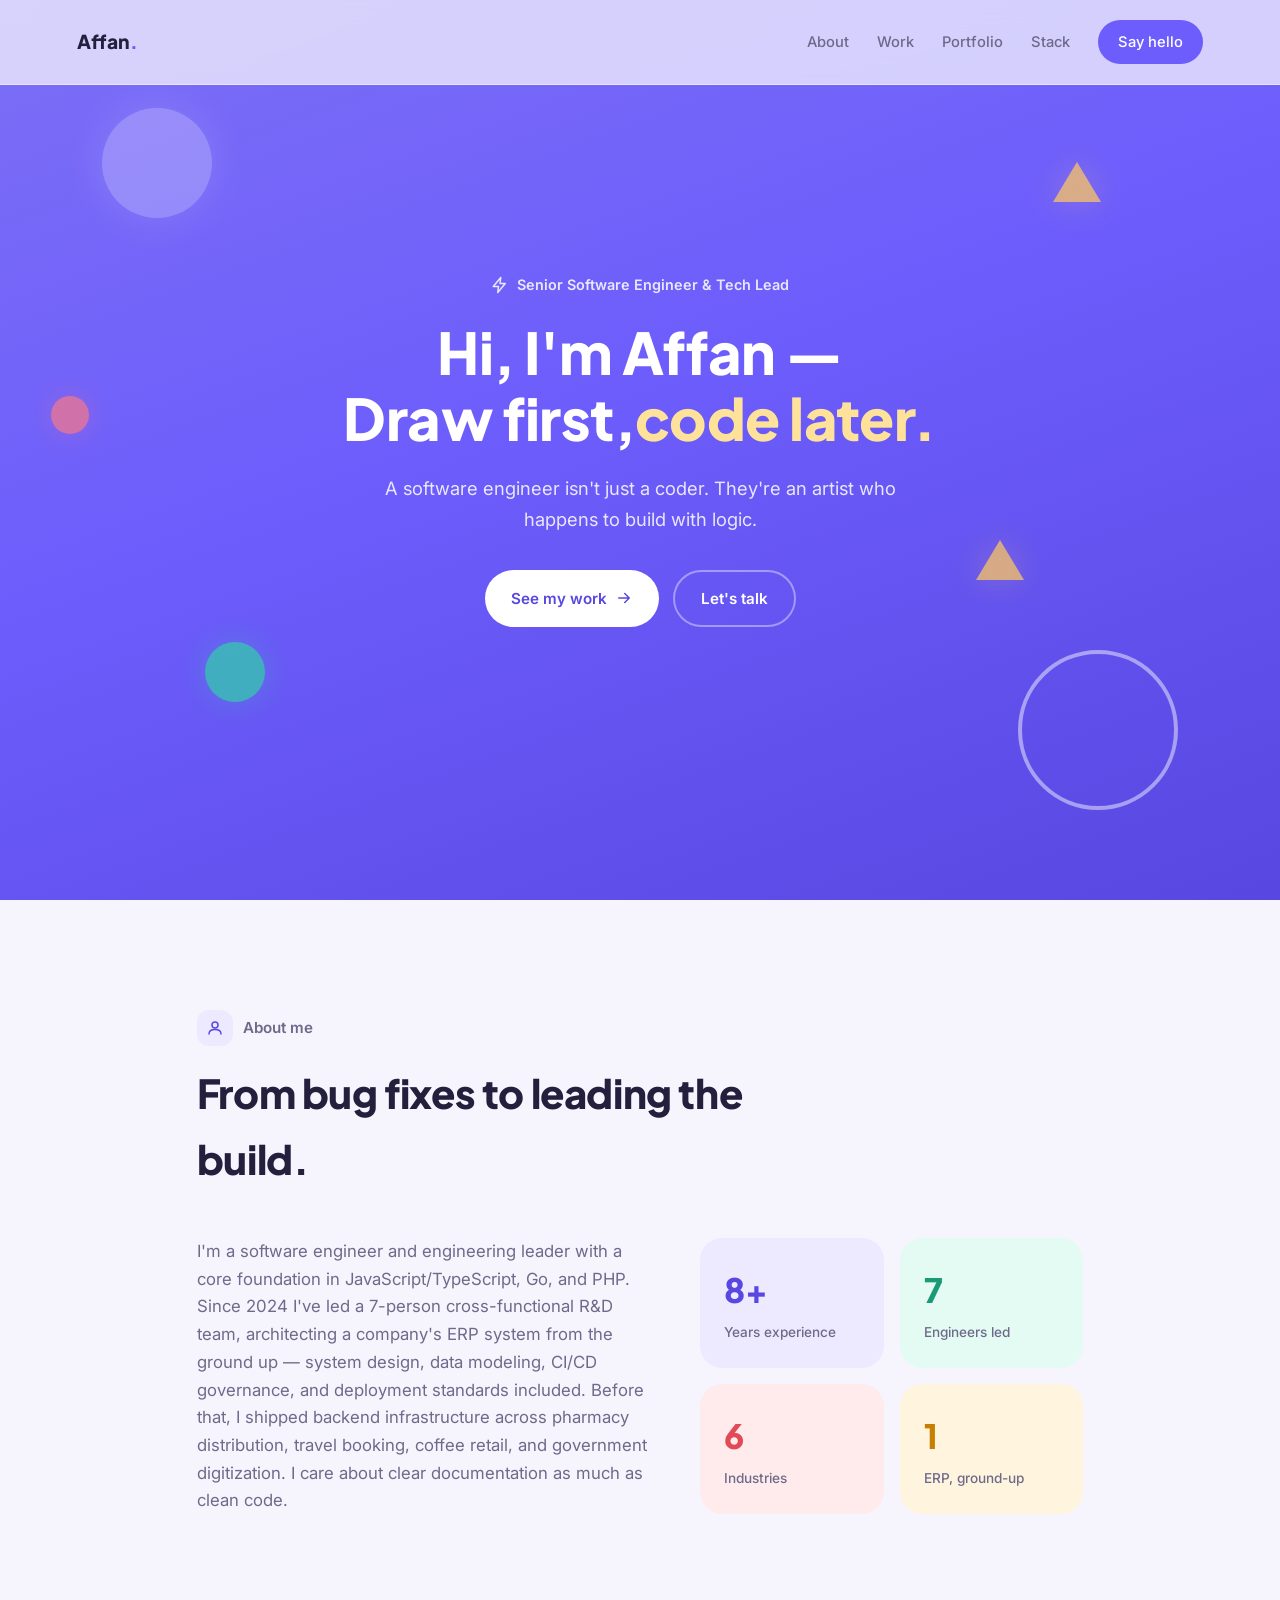
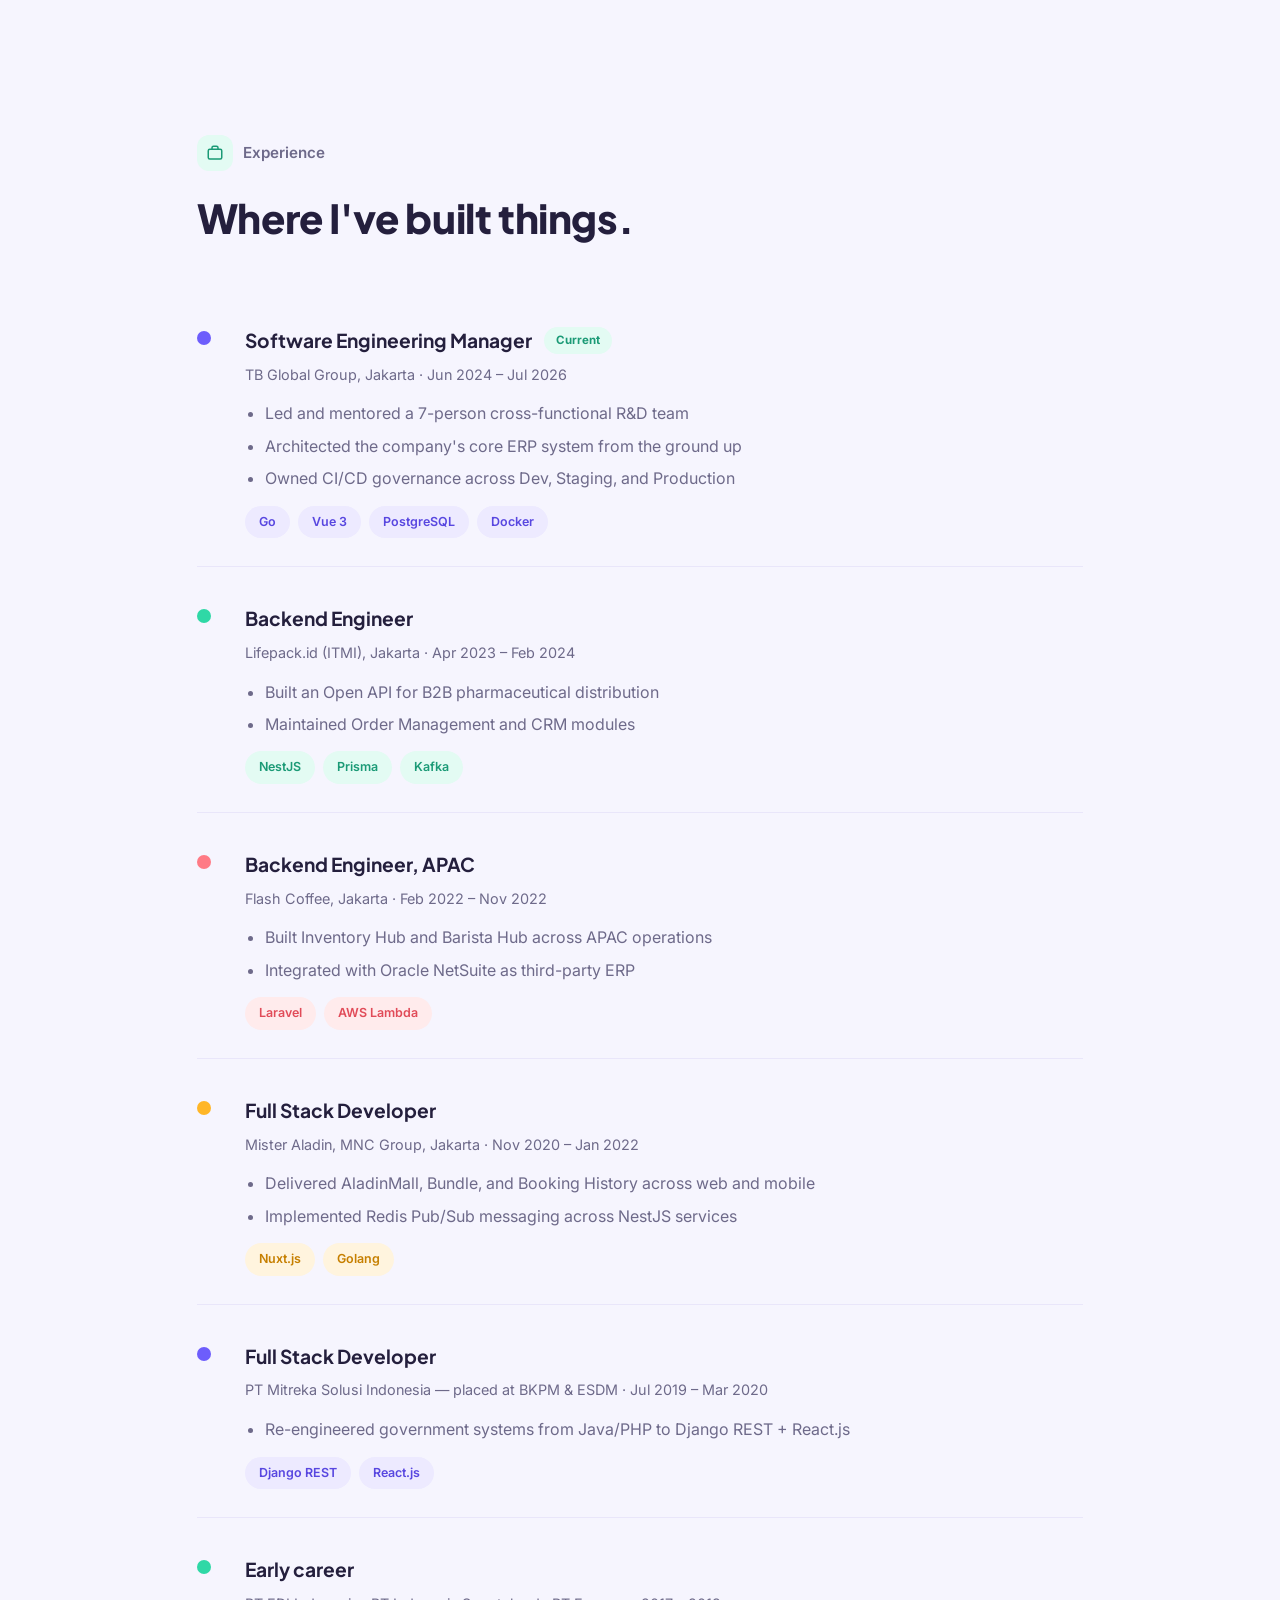
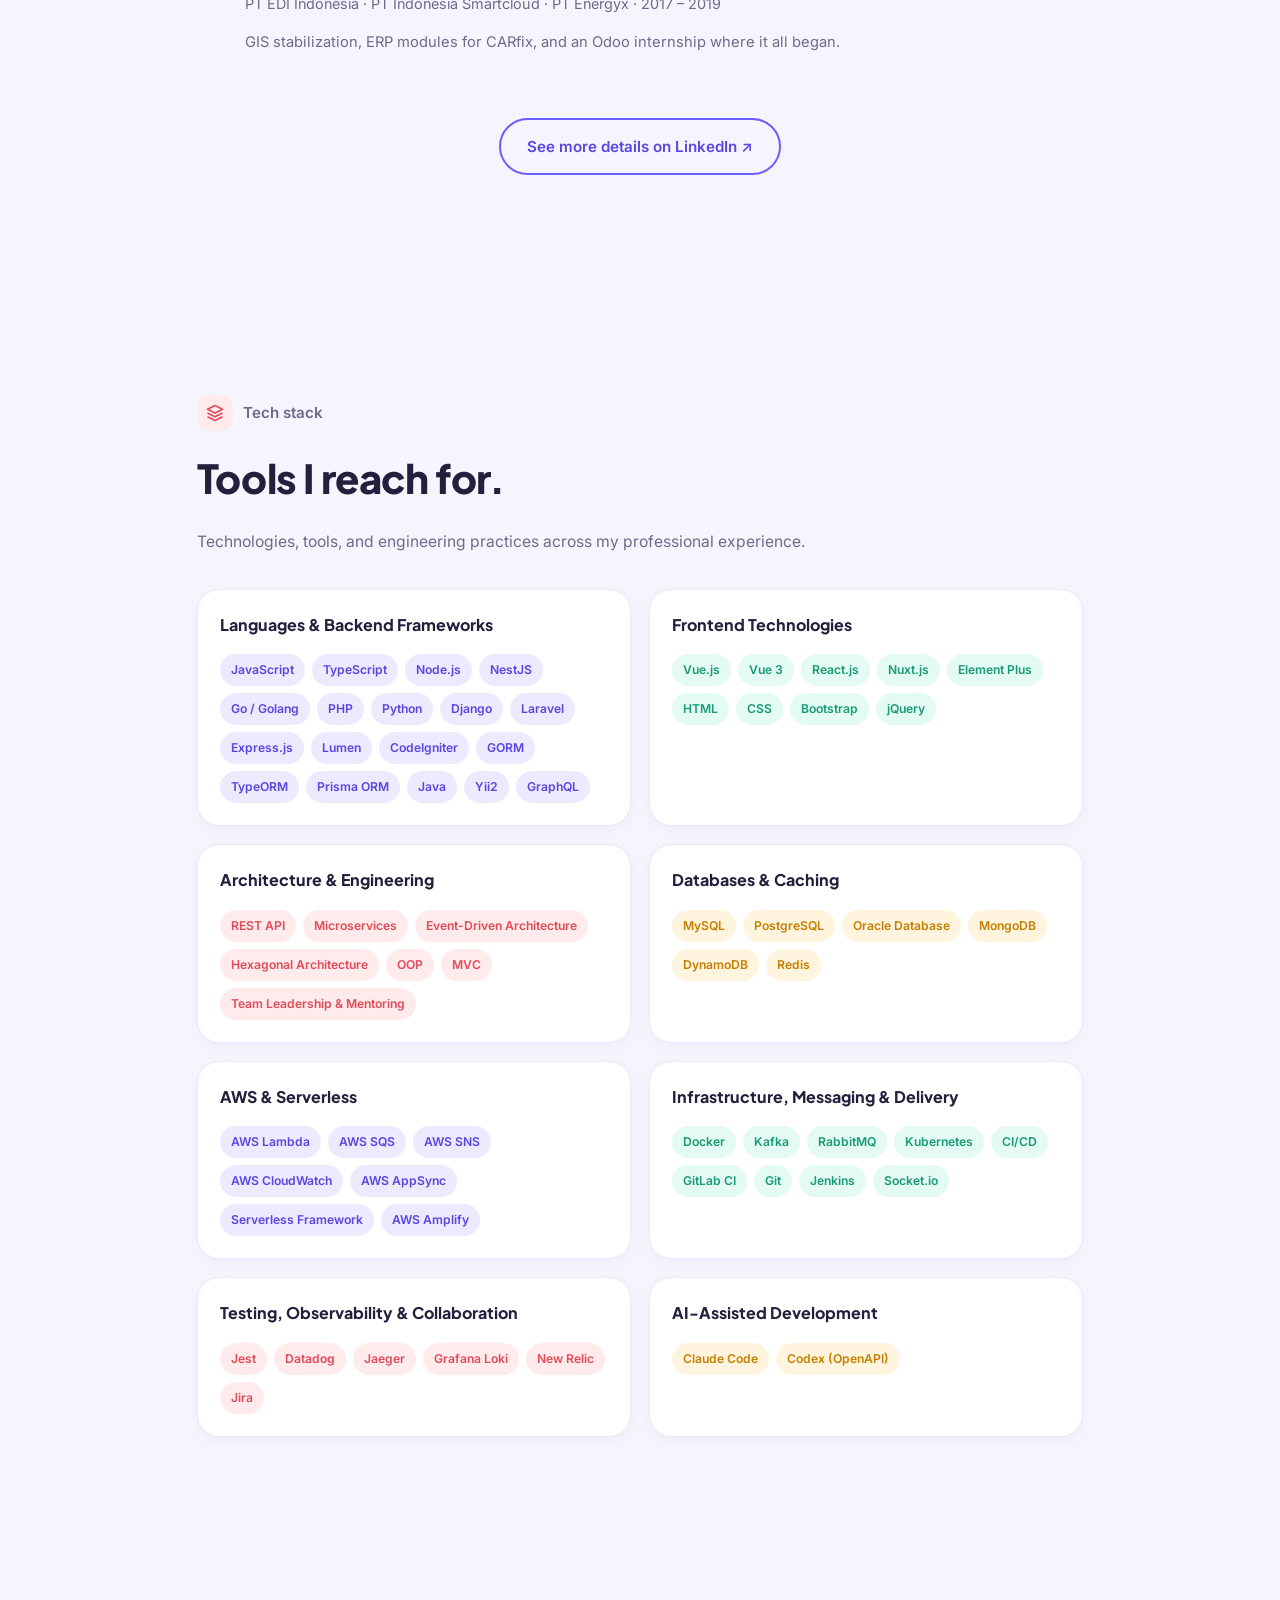
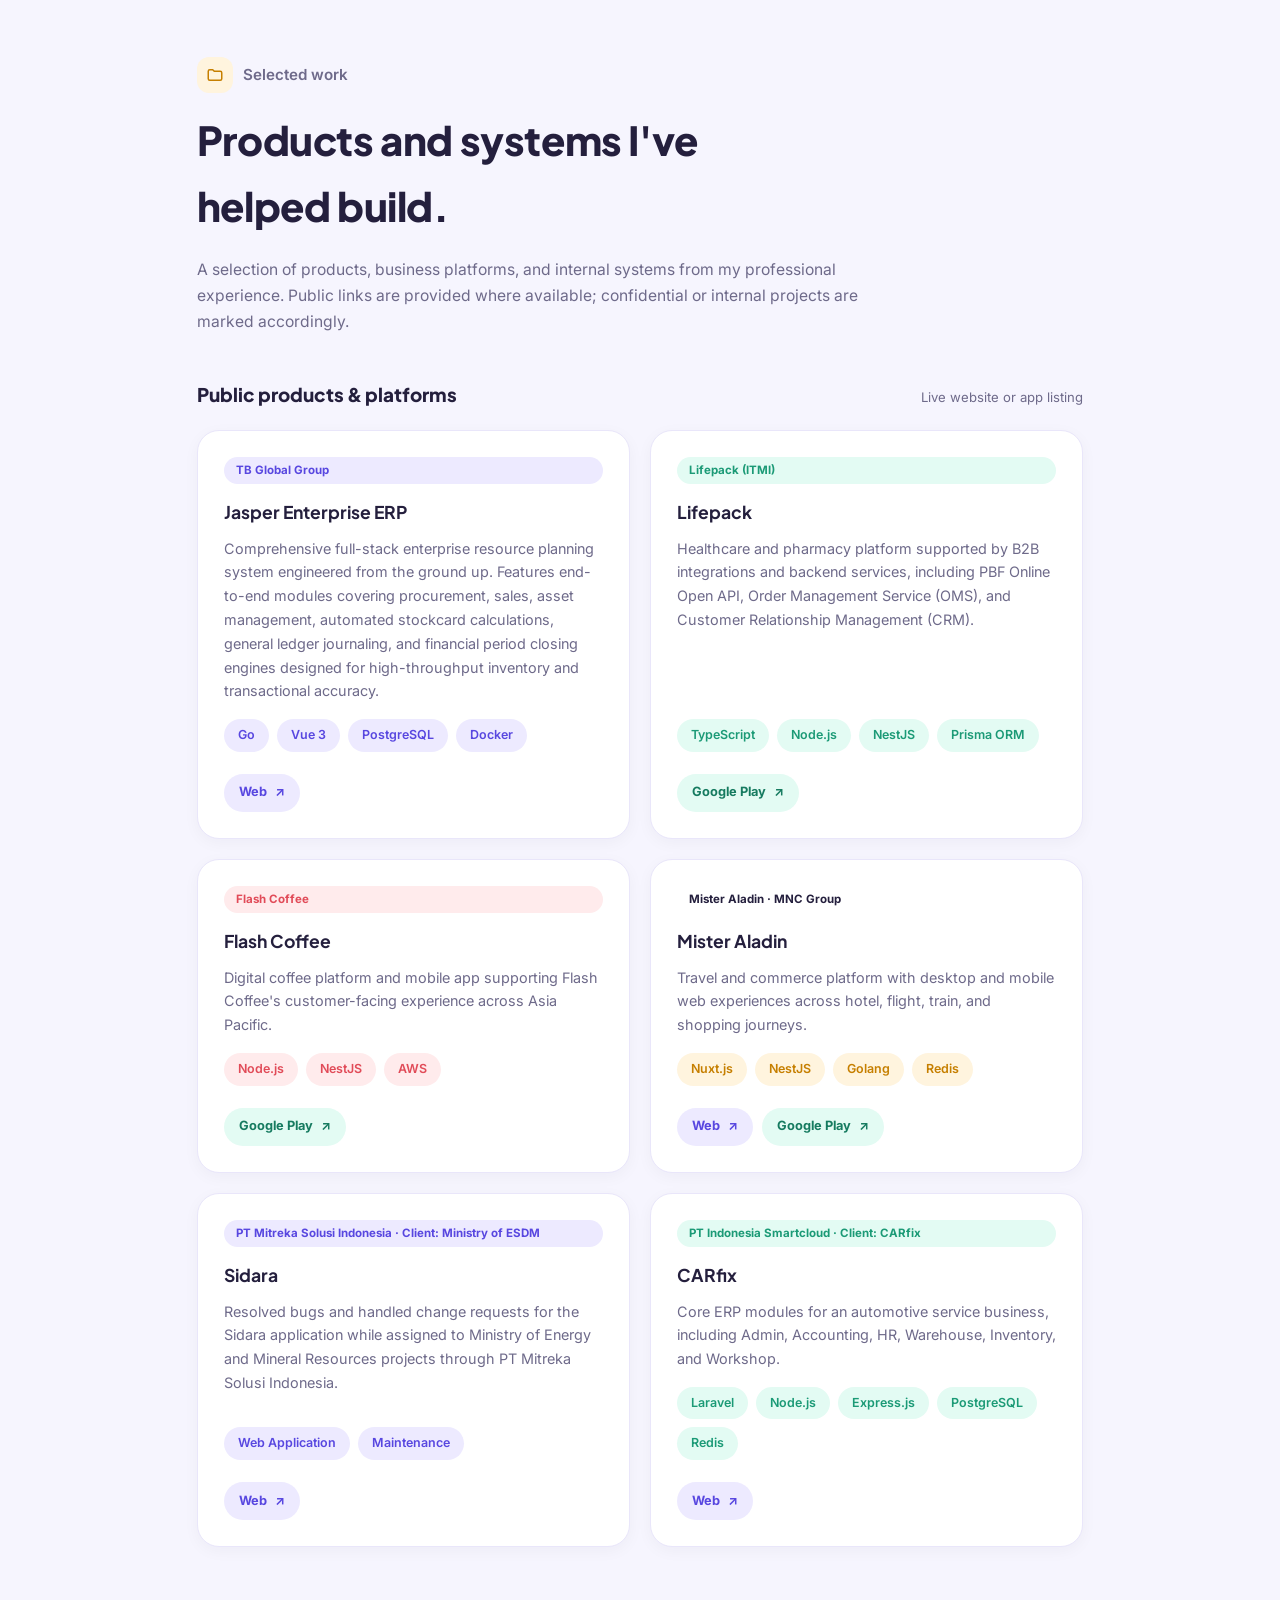
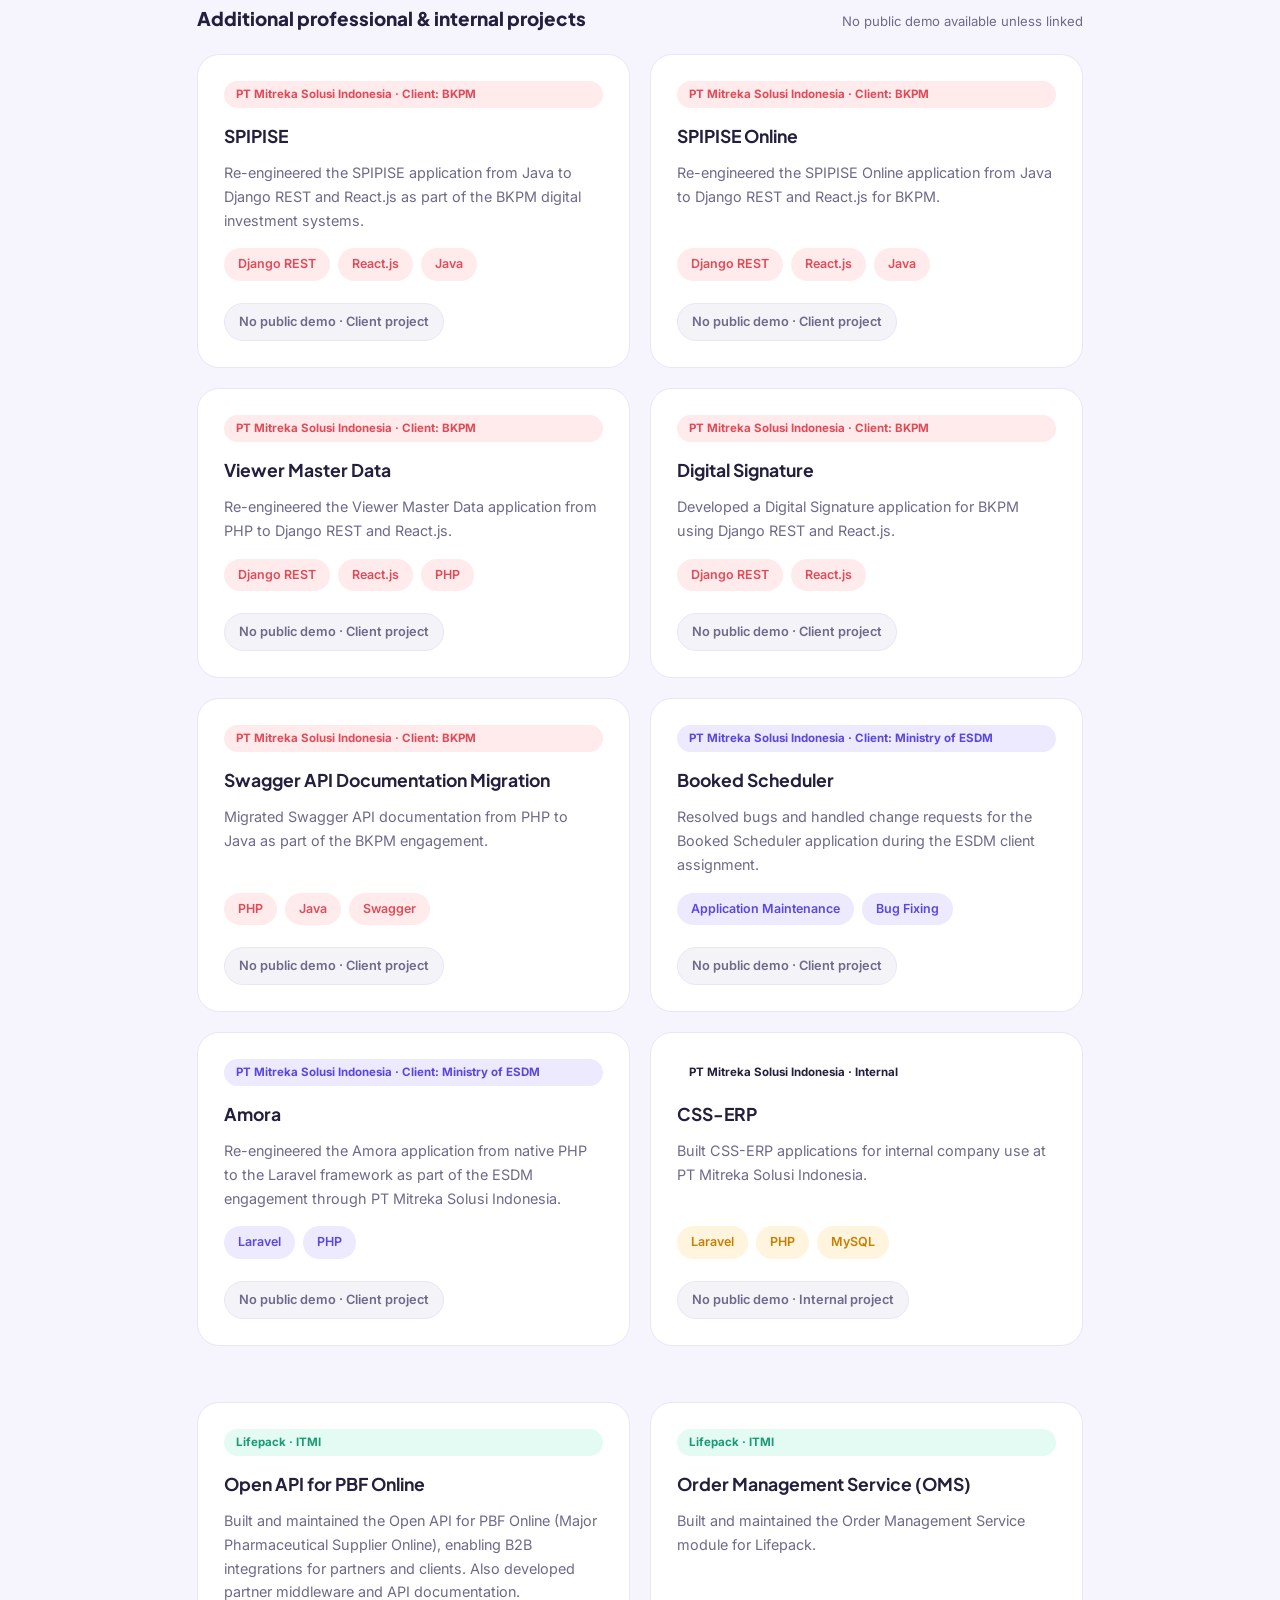
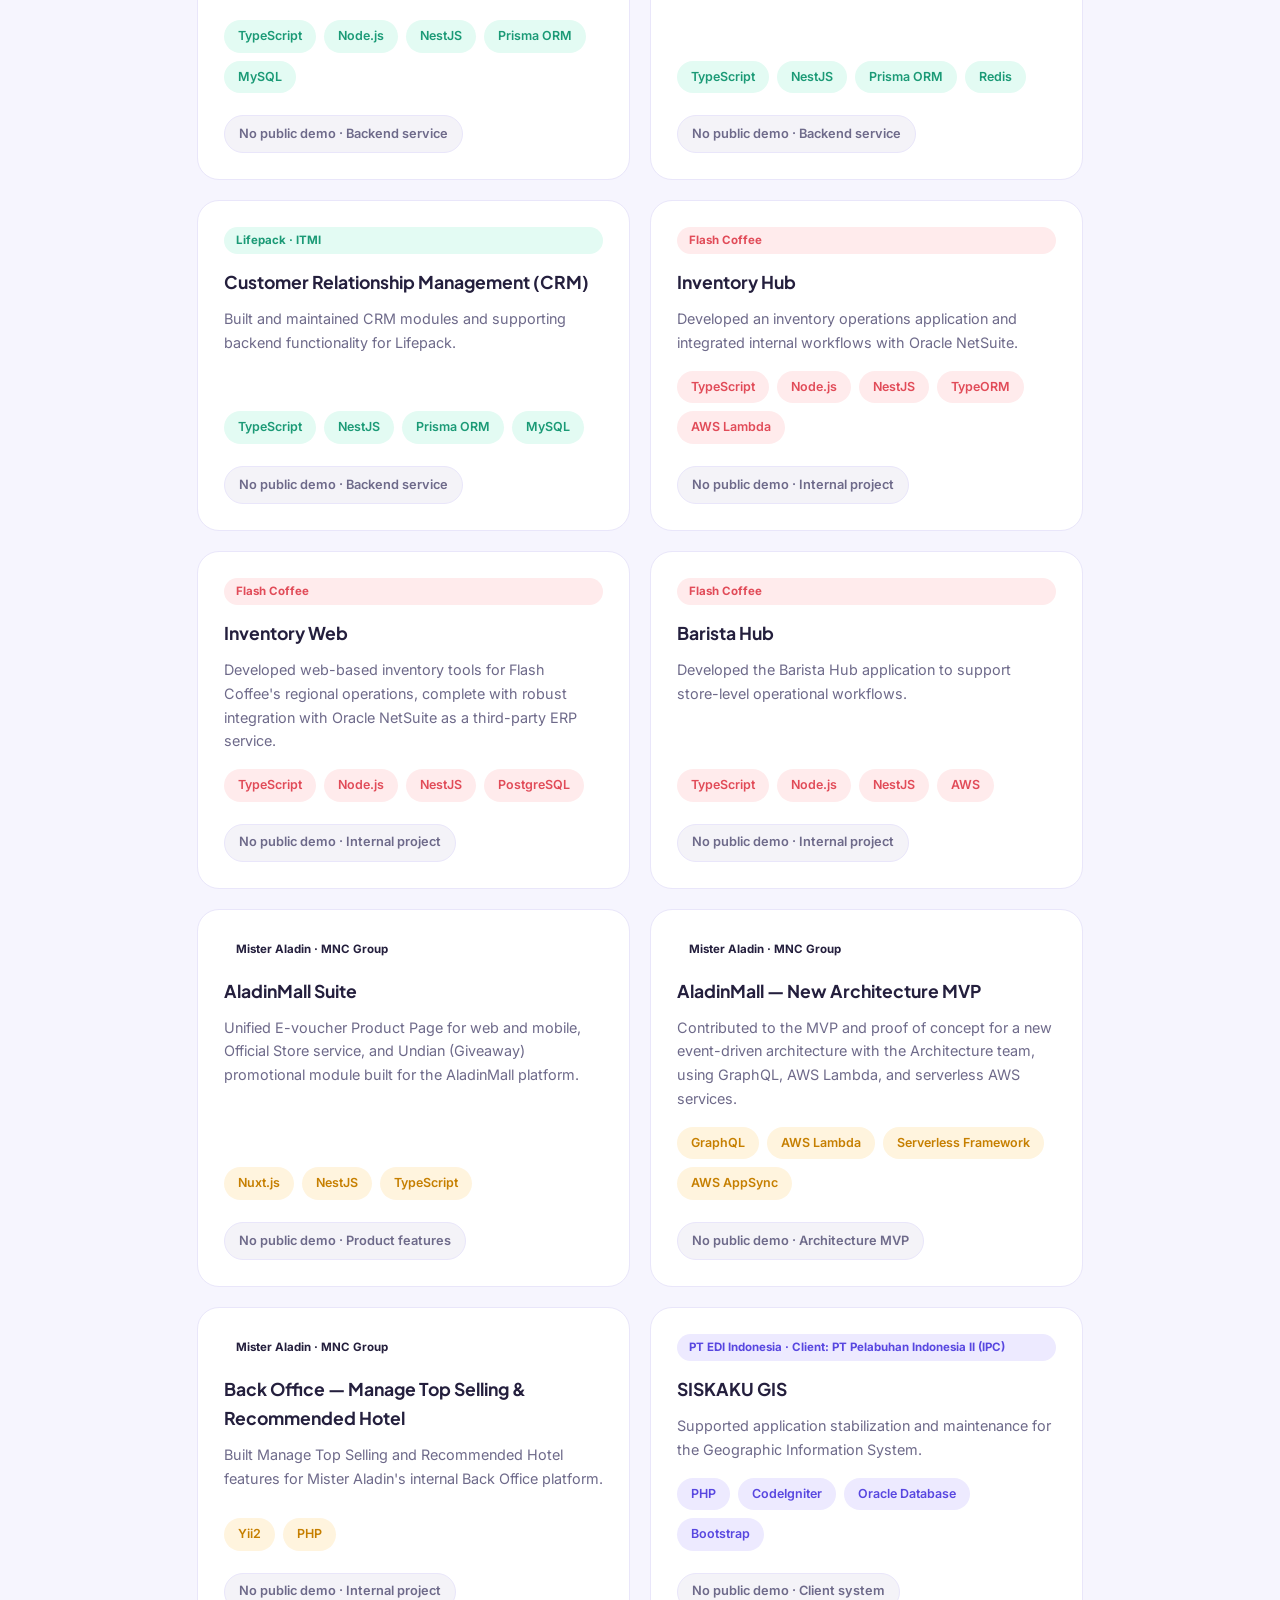
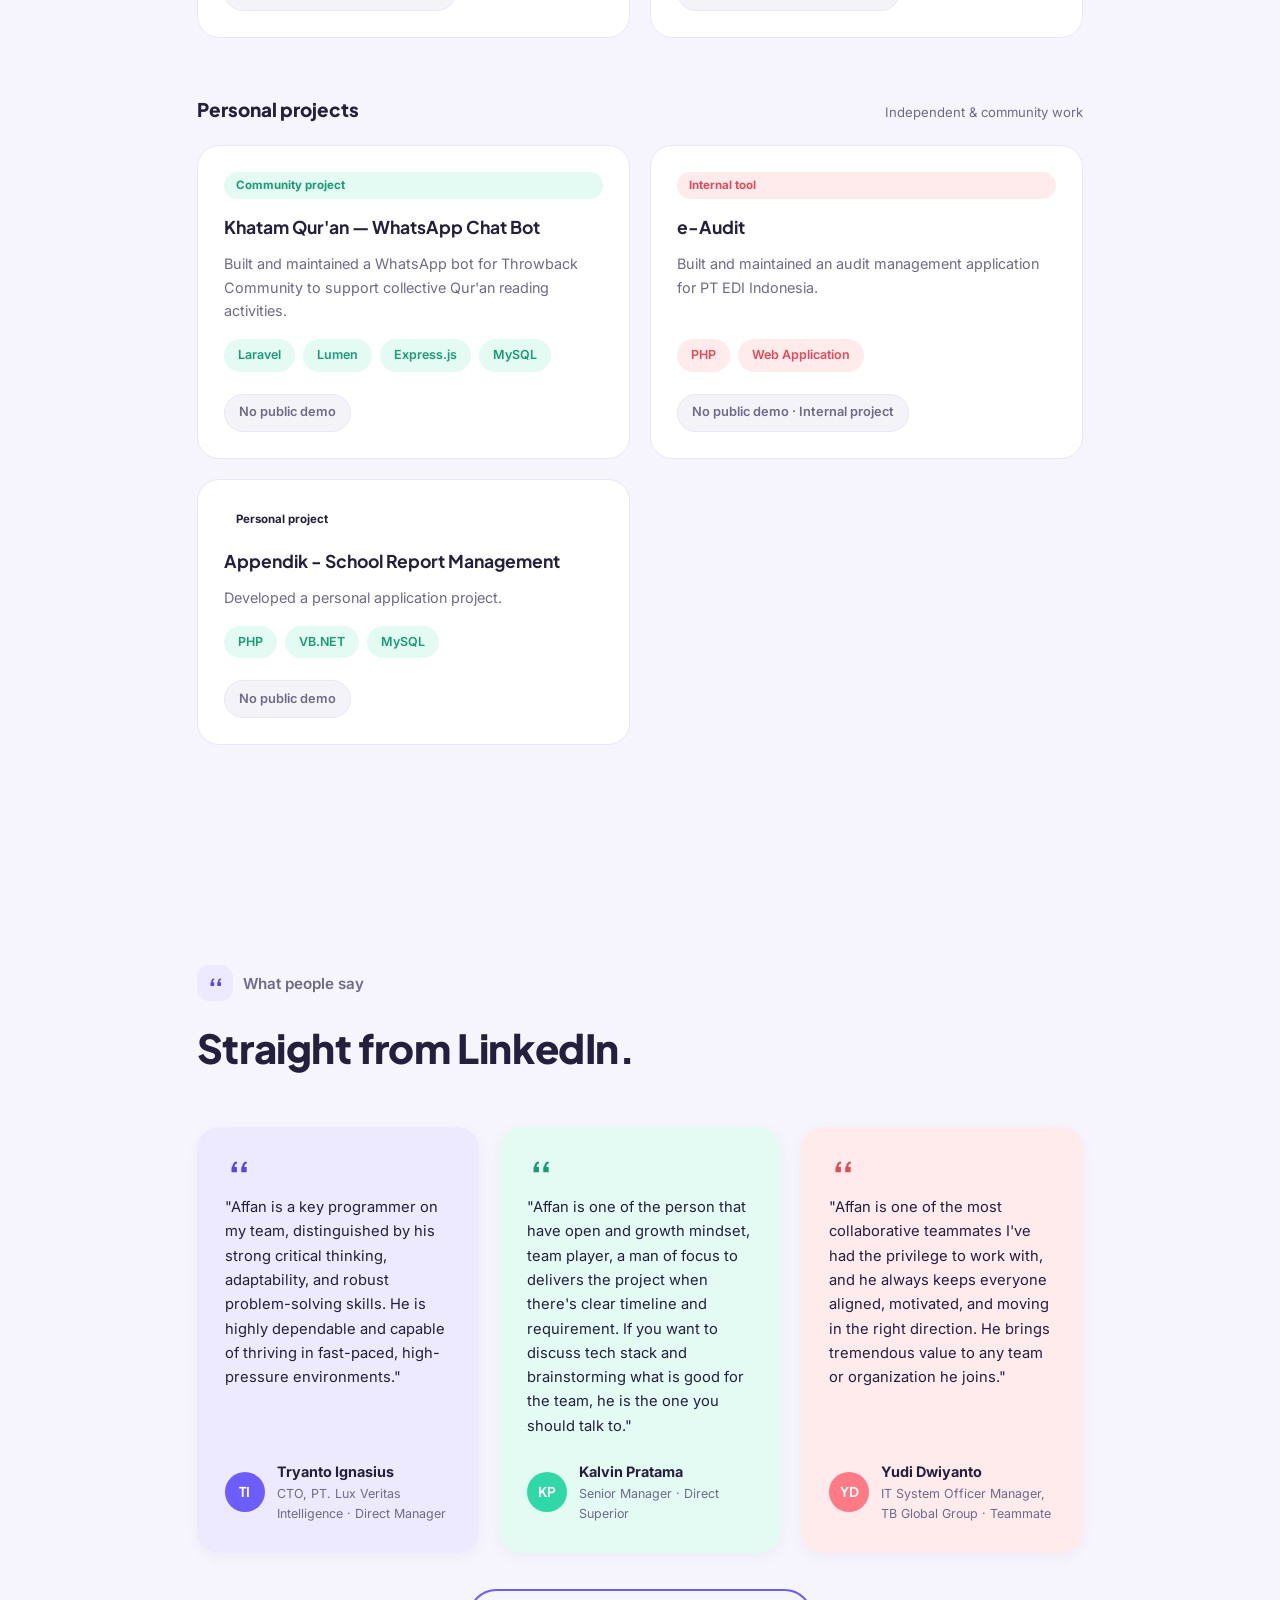
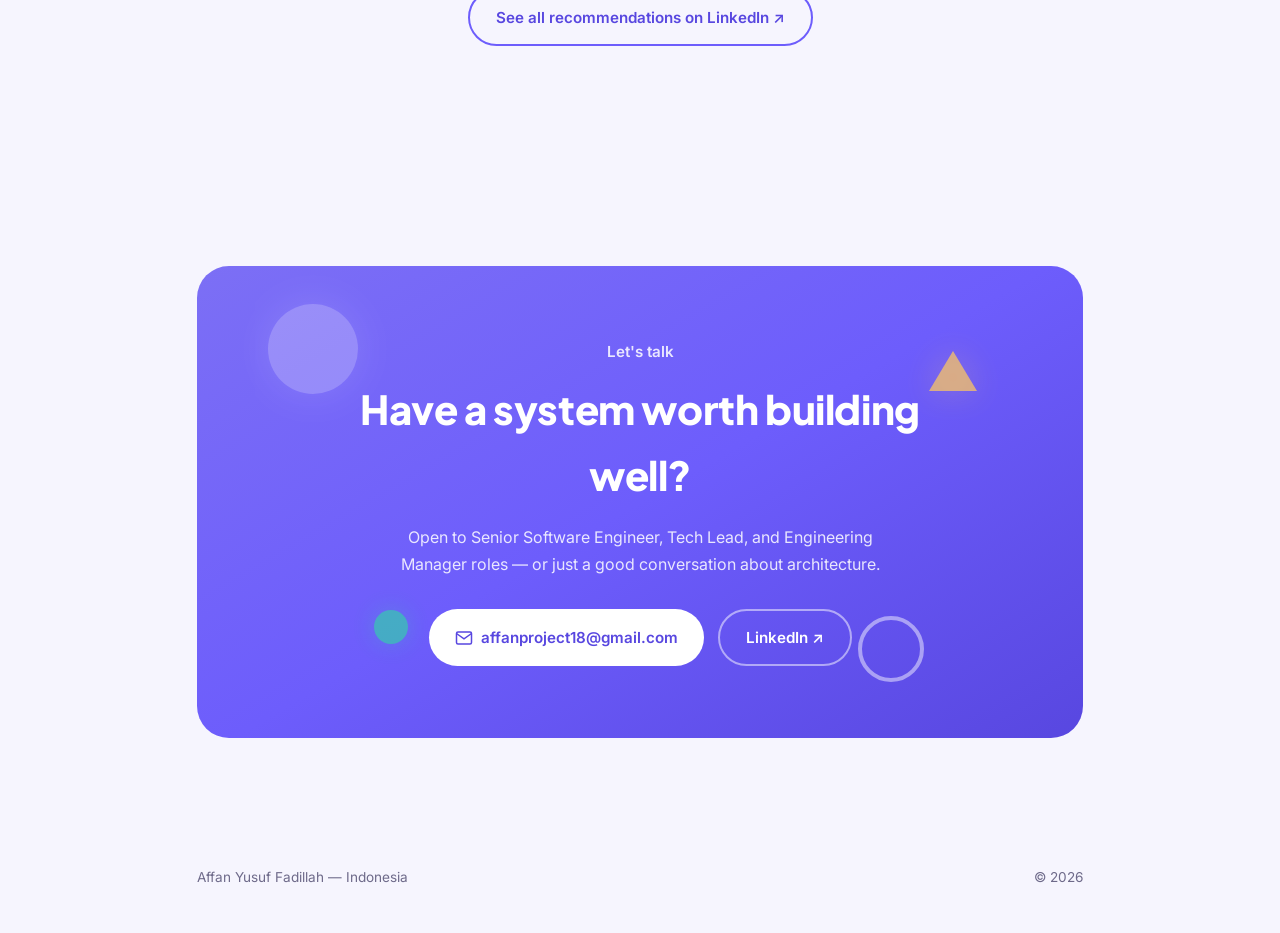
<file: index.html>
<!DOCTYPE html>
<html lang="en">
<head>
<meta charset="UTF-8">
<meta name="viewport" content="width=device-width, initial-scale=1.0">
<meta name="theme-color" content="#6D5DFC">

<!-- Favicon -->
<link rel="icon" type="image/png" href="assets/images/favicon.png">
<link rel="apple-touch-icon" href="assets/images/favicon.png">

<!-- Primary SEO -->
<title>Affan Yusuf Fadillah — Tech Lead & Senior Software Engineer</title>
<meta name="description" content="Affan Yusuf Fadillah (Affan Yusuf) — Tech Lead & Senior Software Engineer in Bogor/Jakarta, Indonesia. 8+ years building ERP systems and leading engineering teams.">
<meta name="keywords" content="Affan Yusuf Fadillah, Affan, Affan Yusuf, Yusuf Affan, Affan Fadillah, Affan Yusuf Fadillah, Affan Yusuf Fadillah portfolio, Tech Lead Indonesia, Senior Software Engineer Bogor, Senior Software Engineer Jakarta, Backend Engineer Indonesia">
<meta name="author" content="Affan Yusuf Fadillah">
<link rel="canonical" href="https://affanyf.app-web.site/" />
<meta name="robots" content="index, follow">

<!-- Open Graph / Facebook / LinkedIn -->
<meta property="og:type" content="profile">
<meta property="og:locale" content="en_US">
<meta property="og:url" content="https://affanyf.app-web.site/">
<meta property="og:site_name" content="Affan Yusuf Fadillah">
<meta property="og:title" content="Affan Yusuf Fadillah — Tech Lead & Senior Software Engineer">
<meta property="og:description" content="Tech Lead & Senior Software Engineer in Bogor/Jakarta, Indonesia. 8+ years building ERP systems and leading engineering teams.">
<meta property="og:image" content="https://affanyf.app-web.site/assets/images/og-cover.png">
<meta property="og:image:width" content="1200">
<meta property="og:image:height" content="630">
<meta property="profile:first_name" content="Affan">
<meta property="profile:last_name" content="Yusuf Fadillah">

<!-- Twitter Card -->
<meta name="twitter:card" content="summary_large_image">
<meta name="twitter:title" content="Affan Yusuf Fadillah — Tech Lead & Senior Software Engineer">
<meta name="twitter:description" content="Tech Lead & Senior Software Engineer in Bogor/Jakarta, Indonesia. 8+ years building ERP systems and leading engineering teams.">
<meta name="twitter:image" content="https://affanyf.app-web.site/assets/images/og-cover.png">

<!-- Structured Data: Person -->
<script type="application/ld+json">
{
  "@context": "https://schema.org",
  "@type": "Person",
  "name": "Affan Yusuf Fadillah",
  "alternateName": ["Affan Yusuf", "Yusuf Affan", "Affan Fadillah", "Affan"],
  "jobTitle": "Tech Lead & Senior Software Engineer",
  "url": "https://affanyf.app-web.site/",
  "image": "https://affanyf.app-web.site/assets/images/og-cover.png",
  "email": "mailto:affanproject18@gmail.com",
  "address": [
    {
      "@type": "PostalAddress",
      "addressLocality": "Bogor",
      "addressCountry": "ID"
    },
    {
      "@type": "PostalAddress",
      "addressLocality": "Jakarta",
      "addressCountry": "ID"
    }
  ],
  "worksFor": {
    "@type": "Organization",
    "name": "TB Global Group"
  },
  "alumniOf": {
    "@type": "CollegeOrUniversity",
    "name": "Universitas Indraprasta PGRI (UNINDRA)"
  },
  "sameAs": [
    "https://linkedin.com/in/affanyusuff",
    "https://github.com/affanyf"
  ],
  "knowsAbout": ["Software Engineering", "Backend Development", "ERP Systems", "Engineering Leadership", "Go", "TypeScript", "PHP", "Vue.js", "AWS"]
}
</script>

<link rel="preconnect" href="https://fonts.googleapis.com">
<link rel="preconnect" href="https://fonts.gstatic.com" crossorigin>
<link href="https://fonts.googleapis.com/css2?family=Plus+Jakarta+Sans:wght@400;500;600;700;800&family=Inter:wght@400;500;600&display=swap" rel="stylesheet">
<link rel="stylesheet" href="assets/css/styles.css">
</head>
<body>

<nav class="nav">
  <span class="nav-logo">Affan<span class="dot">.</span></span>
  <button class="nav-toggle" id="navToggle" aria-label="Open menu" aria-expanded="false">
    <span></span><span></span><span></span>
  </button>
  <div class="nav-links" id="navLinks">
    <a href="#about">About</a>
    <a href="#work">Work</a>
    <a href="#portfolio">Portfolio</a>
    <a href="#stack">Stack</a>
    <a href="#contact" class="nav-cta">Say hello</a>
  </div>
</nav>

<!-- HERO -->
<header class="hero" id="top">
  <div class="floaters" aria-hidden="true">
    <span class="floater f-circle f1"></span>
    <span class="floater f-tri f2"></span>
    <span class="floater f-circle f3"></span>
    <span class="floater f-ring f4"></span>
    <span class="floater f-circle f5"></span>
    <span class="floater f-tri f6"></span>
  </div>

  <div class="hero-inner">
    <p class="eyebrow">
      <svg class="icon" viewBox="0 0 24 24" fill="none"><path d="M13 2 3 14h7l-1 8 10-12h-7l1-8z" stroke="currentColor" stroke-width="2" stroke-linejoin="round"/></svg>
      Senior Software Engineer &amp; Tech Lead
    </p>
    <h1>Hi, I'm Affan —<br>Draw first,<span>code later.</span></h1>
    <p class="hero-lede">A software engineer isn't just a coder. They're an artist who happens to build with logic.</p>
    <div class="hero-actions">
      <a href="#work" class="btn btn-primary">
        See my work
        <svg class="icon" viewBox="0 0 24 24" fill="none"><path d="M5 12h14M13 6l6 6-6 6" stroke="currentColor" stroke-width="2" stroke-linecap="round" stroke-linejoin="round"/></svg>
      </a>
      <a href="#contact" class="btn btn-ghost">Let's talk</a>
    </div>
  </div>
</header>

<!-- ABOUT -->
<section class="section about" id="about">
  <div class="section-label">
    <span class="icon-badge icon-badge-purple">
      <svg class="icon" viewBox="0 0 24 24" fill="none"><circle cx="12" cy="8" r="4" stroke="currentColor" stroke-width="2"/><path d="M4 20c0-4 3.6-6 8-6s8 2 8 6" stroke="currentColor" stroke-width="2" stroke-linecap="round"/></svg>
    </span>
    <p class="eyebrow">About me</p>
  </div>
  <h2>From bug fixes to leading the build.</h2>
  <div class="about-grid">
    <p class="about-copy">
      I'm a software engineer and engineering leader with a core foundation in JavaScript/TypeScript, Go, and PHP.
      Since 2024 I've led a 7-person cross-functional R&D team, architecting a company's ERP system from the
      ground up — system design, data modeling, CI/CD governance, and deployment standards included. Before that,
      I shipped backend infrastructure across pharmacy distribution, travel booking, coffee retail, and government
      digitization. I care about clear documentation as much as clean code.
    </p>
    <div class="metric-cards">
      <div class="metric-card mc-purple">
        <span class="metric-value">8+</span>
        <span class="metric-label">Years experience</span>
      </div>
      <div class="metric-card mc-mint">
        <span class="metric-value">7</span>
        <span class="metric-label">Engineers led</span>
      </div>
      <div class="metric-card mc-coral">
        <span class="metric-value">6</span>
        <span class="metric-label">Industries</span>
      </div>
      <div class="metric-card mc-yellow">
        <span class="metric-value">1</span>
        <span class="metric-label">ERP, ground-up</span>
      </div>
    </div>
  </div>
</section>

<!-- WORK -->
<section class="section work" id="work">
  <div class="section-label">
    <span class="icon-badge icon-badge-mint">
      <svg class="icon" viewBox="0 0 24 24" fill="none"><rect x="3" y="7" width="18" height="13" rx="2" stroke="currentColor" stroke-width="2"/><path d="M8 7V5a2 2 0 0 1 2-2h4a2 2 0 0 1 2 2v2" stroke="currentColor" stroke-width="2"/></svg>
    </span>
    <p class="eyebrow">Experience</p>
  </div>
  <h2>Where I've built things.</h2>

  <div class="timeline">
    <article class="entry reveal">
      <div class="entry-dot dot-purple"></div>
      <div class="entry-body">
        <div class="entry-head">
          <h3>Software Engineering Manager</h3>
          <span class="badge badge-current">Current</span>
        </div>
        <p class="entry-meta">TB Global Group, Jakarta · Jun 2024 – Jul 2026</p>
        <ul>
          <li>Led and mentored a 7-person cross-functional R&D team</li>
          <li>Architected the company's core ERP system from the ground up</li>
          <li>Owned CI/CD governance across Dev, Staging, and Production</li>
        </ul>
        <div class="chips"><span class="chip chip-purple">Go</span><span class="chip chip-purple">Vue 3</span><span class="chip chip-purple">PostgreSQL</span><span class="chip chip-purple">Docker</span></div>
      </div>
    </article>

    <article class="entry reveal">
      <div class="entry-dot dot-mint"></div>
      <div class="entry-body">
        <h3>Backend Engineer</h3>
        <p class="entry-meta">Lifepack.id (ITMI), Jakarta · Apr 2023 – Feb 2024</p>
        <ul>
          <li>Built an Open API for B2B pharmaceutical distribution</li>
          <li>Maintained Order Management and CRM modules</li>
        </ul>
        <div class="chips"><span class="chip chip-mint">NestJS</span><span class="chip chip-mint">Prisma</span><span class="chip chip-mint">Kafka</span></div>
      </div>
    </article>

    <article class="entry reveal">
      <div class="entry-dot dot-coral"></div>
      <div class="entry-body">
        <h3>Backend Engineer, APAC</h3>
        <p class="entry-meta">Flash Coffee, Jakarta · Feb 2022 – Nov 2022</p>
        <ul>
          <li>Built Inventory Hub and Barista Hub across APAC operations</li>
          <li>Integrated with Oracle NetSuite as third-party ERP</li>
        </ul>
        <div class="chips"><span class="chip chip-coral">Laravel</span><span class="chip chip-coral">AWS Lambda</span></div>
      </div>
    </article>

    <article class="entry reveal">
      <div class="entry-dot dot-yellow"></div>
      <div class="entry-body">
        <h3>Full Stack Developer</h3>
        <p class="entry-meta">Mister Aladin, MNC Group, Jakarta · Nov 2020 – Jan 2022</p>
        <ul>
          <li>Delivered AladinMall, Bundle, and Booking History across web and mobile</li>
          <li>Implemented Redis Pub/Sub messaging across NestJS services</li>
        </ul>
        <div class="chips"><span class="chip chip-yellow">Nuxt.js</span><span class="chip chip-yellow">Golang</span></div>
      </div>
    </article>

    <article class="entry reveal">
      <div class="entry-dot dot-purple"></div>
      <div class="entry-body">
        <h3>Full Stack Developer</h3>
        <p class="entry-meta">PT Mitreka Solusi Indonesia — placed at BKPM & ESDM · Jul 2019 – Mar 2020</p>
        <ul>
          <li>Re-engineered government systems from Java/PHP to Django REST + React.js</li>
        </ul>
        <div class="chips"><span class="chip chip-purple">Django REST</span><span class="chip chip-purple">React.js</span></div>
      </div>
    </article>

    <article class="entry reveal">
      <div class="entry-dot dot-mint"></div>
      <div class="entry-body">
        <h3>Early career</h3>
        <p class="entry-meta">PT EDI Indonesia · PT Indonesia Smartcloud · PT Energyx · 2017 – 2019</p>
        <p class="entry-note">GIS stabilization, ERP modules for CARfix, and an Odoo internship where it all began.</p>
      </div>
    </article>
  </div>

  <div class="testimonial-more">
    <a href="https://www.linkedin.com/in/affanyusuff/details/experience/" target="_blank" rel="noopener" class="btn btn-outline-purple">
      See more details on LinkedIn ↗
    </a>
  </div>
</section>

<!-- STACK -->
<section class="section stack" id="stack">
  <div class="section-label">
    <span class="icon-badge icon-badge-coral">
      <svg class="icon" viewBox="0 0 24 24" fill="none"><path d="M12 2 2 7l10 5 10-5-10-5Z" stroke="currentColor" stroke-width="2" stroke-linejoin="round"/><path d="m2 17 10 5 10-5M2 12l10 5 10-5" stroke="currentColor" stroke-width="2" stroke-linejoin="round"/></svg>
    </span>
    <p class="eyebrow">Tech stack</p>
  </div>
  <h2>Tools I reach for.</h2>

  <p class="stack-intro">Technologies, tools, and engineering practices across my professional experience.</p>
  <div class="stack-category-grid">
    <article class="stack-category"><h4>Languages &amp; Backend Frameworks</h4><div class="chips chips-lg">
      <span class="chip chip-purple">JavaScript</span><span class="chip chip-purple">TypeScript</span><span class="chip chip-purple">Node.js</span><span class="chip chip-purple">NestJS</span><span class="chip chip-purple">Go / Golang</span><span class="chip chip-purple">PHP</span><span class="chip chip-purple">Python</span><span class="chip chip-purple">Django</span><span class="chip chip-purple">Laravel</span><span class="chip chip-purple">Express.js</span><span class="chip chip-purple">Lumen</span><span class="chip chip-purple">CodeIgniter</span><span class="chip chip-purple">GORM</span><span class="chip chip-purple">TypeORM</span><span class="chip chip-purple">Prisma ORM</span><span class="chip chip-purple">Java</span><span class="chip chip-purple">Yii2</span><span class="chip chip-purple">GraphQL</span>
    </div></article>
    <article class="stack-category"><h4>Frontend Technologies</h4><div class="chips chips-lg">
      <span class="chip chip-mint">Vue.js</span><span class="chip chip-mint">Vue 3</span><span class="chip chip-mint">React.js</span><span class="chip chip-mint">Nuxt.js</span><span class="chip chip-mint">Element Plus</span><span class="chip chip-mint">HTML</span><span class="chip chip-mint">CSS</span><span class="chip chip-mint">Bootstrap</span><span class="chip chip-mint">jQuery</span>
    </div></article>
    <article class="stack-category"><h4>Architecture &amp; Engineering</h4><div class="chips chips-lg">
      <span class="chip chip-coral">REST API</span><span class="chip chip-coral">Microservices</span><span class="chip chip-coral">Event-Driven Architecture</span><span class="chip chip-coral">Hexagonal Architecture</span><span class="chip chip-coral">OOP</span><span class="chip chip-coral">MVC</span><span class="chip chip-coral">Team Leadership &amp; Mentoring</span>
    </div></article>
    <article class="stack-category"><h4>Databases &amp; Caching</h4><div class="chips chips-lg">
      <span class="chip chip-yellow">MySQL</span><span class="chip chip-yellow">PostgreSQL</span><span class="chip chip-yellow">Oracle Database</span><span class="chip chip-yellow">MongoDB</span><span class="chip chip-yellow">DynamoDB</span><span class="chip chip-yellow">Redis</span>
    </div></article>
    <article class="stack-category"><h4>AWS &amp; Serverless</h4><div class="chips chips-lg">
      <span class="chip chip-purple">AWS Lambda</span><span class="chip chip-purple">AWS SQS</span><span class="chip chip-purple">AWS SNS</span><span class="chip chip-purple">AWS CloudWatch</span><span class="chip chip-purple">AWS AppSync</span><span class="chip chip-purple">Serverless Framework</span><span class="chip chip-purple">AWS Amplify</span>
    </div></article>
    <article class="stack-category"><h4>Infrastructure, Messaging &amp; Delivery</h4><div class="chips chips-lg">
      <span class="chip chip-mint">Docker</span><span class="chip chip-mint">Kafka</span><span class="chip chip-mint">RabbitMQ</span><span class="chip chip-mint">Kubernetes</span><span class="chip chip-mint">CI/CD</span><span class="chip chip-mint">GitLab CI</span><span class="chip chip-mint">Git</span><span class="chip chip-mint">Jenkins</span><span class="chip chip-mint">Socket.io</span>
    </div></article>
    <article class="stack-category"><h4>Testing, Observability &amp; Collaboration</h4><div class="chips chips-lg">
      <span class="chip chip-coral">Jest</span><span class="chip chip-coral">Datadog</span><span class="chip chip-coral">Jaeger</span><span class="chip chip-coral">Grafana Loki</span><span class="chip chip-coral">New Relic</span><span class="chip chip-coral">Jira</span>
    </div></article>
    <article class="stack-category"><h4>AI-Assisted Development</h4><div class="chips chips-lg">
      <span class="chip chip-yellow">Claude Code</span><span class="chip chip-yellow">Codex (OpenAPI)</span>
    </div></article>
  </div>
</section>

<!-- PORTFOLIO -->
<section class="section projects portfolio" id="portfolio">
  <div class="section-label">
    <span class="icon-badge icon-badge-yellow">
      <svg class="icon" viewBox="0 0 24 24" fill="none"><path d="M3 7a2 2 0 0 1 2-2h4l2 2h8a2 2 0 0 1 2 2v8a2 2 0 0 1-2 2H5a2 2 0 0 1-2-2V7Z" stroke="currentColor" stroke-width="2" stroke-linejoin="round"/></svg>
    </span>
    <p class="eyebrow">Selected work</p>
  </div>
  <h2>Products and systems I've helped build.</h2>
  <p class="portfolio-intro">A selection of products, business platforms, and internal systems from my professional experience. Public links are provided where available; confidential or internal projects are marked accordingly.</p>

  <div class="portfolio-group">
    <div class="portfolio-group-heading"><h3>Public products &amp; platforms</h3><span>Live website or app listing</span></div>
    <div class="project-grid">
      <article class="project-card portfolio-card">
        <span class="project-tag tag-purple">TB Global Group</span>
        <h3>Jasper Enterprise ERP</h3>
        <p>Comprehensive full-stack enterprise resource planning system engineered from the ground up. Features end-to-end modules covering procurement, sales, asset management, automated stockcard calculations, general ledger journaling, and financial period closing engines designed for high-throughput inventory and transactional accuracy.</p>
        <div class="chips"><span class="chip chip-purple">Go</span><span class="chip chip-purple">Vue 3</span><span class="chip chip-purple">PostgreSQL</span><span class="chip chip-purple">Docker</span></div>
        <div class="project-actions"><a class="project-link" href="https://jet.tbglobal.id/" target="_blank" rel="noopener noreferrer"><span>Web</span><span aria-hidden="true">↗</span></a></div>
      </article>
      <article class="project-card portfolio-card">
        <span class="project-tag tag-mint">Lifepack (ITMI)</span>
        <h3>Lifepack</h3>
        <p>Healthcare and pharmacy platform supported by B2B integrations and backend services, including PBF Online Open API, Order Management Service (OMS), and Customer Relationship Management (CRM).</p>
        <div class="chips"><span class="chip chip-mint">TypeScript</span><span class="chip chip-mint">Node.js</span><span class="chip chip-mint">NestJS</span><span class="chip chip-mint">Prisma ORM</span></div>
        <div class="project-actions"><a class="project-link project-link-app" href="https://play.google.com/store/apps/details?id=com.itmi.lifepack&amp;hl=en" target="_blank" rel="noopener noreferrer"><span>Google Play</span><span aria-hidden="true">↗</span></a></div>
      </article>
      <article class="project-card portfolio-card">
        <span class="project-tag tag-coral">Flash Coffee</span>
        <h3>Flash Coffee</h3>
        <p>Digital coffee platform and mobile app supporting Flash Coffee's customer-facing experience across Asia Pacific.</p>
        <div class="chips"><span class="chip chip-coral">Node.js</span><span class="chip chip-coral">NestJS</span><span class="chip chip-coral">AWS</span></div>
        <div class="project-actions"><a class="project-link project-link-app" href="https://play.google.com/store/apps/details?id=com.flashcoffee&amp;hl=en" target="_blank" rel="noopener noreferrer"><span>Google Play</span><span aria-hidden="true">↗</span></a></div>
      </article>
      <article class="project-card portfolio-card">
        <span class="project-tag tag-yellow">Mister Aladin · MNC Group</span>
        <h3>Mister Aladin</h3>
        <p>Travel and commerce platform with desktop and mobile web experiences across hotel, flight, train, and shopping journeys.</p>
        <div class="chips"><span class="chip chip-yellow">Nuxt.js</span><span class="chip chip-yellow">NestJS</span><span class="chip chip-yellow">Golang</span><span class="chip chip-yellow">Redis</span></div>
        <div class="project-actions"><a class="project-link" href="https://www.misteraladin.com/" target="_blank" rel="noopener noreferrer"><span>Web</span><span aria-hidden="true">↗</span></a><a class="project-link project-link-app" href="https://play.google.com/store/apps/details?id=com.misteraladin.android&amp;hl=en" target="_blank" rel="noopener noreferrer"><span>Google Play</span><span aria-hidden="true">↗</span></a></div>
      </article>
      <article class="project-card portfolio-card">
        <span class="project-tag tag-purple">PT Mitreka Solusi Indonesia · Client: Ministry of ESDM</span>
        <h3>Sidara</h3>
        <p>Resolved bugs and handled change requests for the Sidara application while assigned to Ministry of Energy and Mineral Resources projects through PT Mitreka Solusi Indonesia.</p>
        <div class="chips"><span class="chip chip-purple">Web Application</span><span class="chip chip-purple">Maintenance</span></div>
        <div class="project-actions"><a class="project-link" href="https://sidara.esdm.go.id/" target="_blank" rel="noopener noreferrer"><span>Web</span><span aria-hidden="true">↗</span></a></div>
      </article>
      <article class="project-card portfolio-card">
        <span class="project-tag tag-mint">PT Indonesia Smartcloud · Client: CARfix</span>
        <h3>CARfix</h3>
        <p>Core ERP modules for an automotive service business, including Admin, Accounting, HR, Warehouse, Inventory, and Workshop.</p>
        <div class="chips"><span class="chip chip-mint">Laravel</span><span class="chip chip-mint">Node.js</span><span class="chip chip-mint">Express.js</span><span class="chip chip-mint">PostgreSQL</span><span class="chip chip-mint">Redis</span></div>
        <div class="project-actions"><a class="project-link" href="https://carfix.co.id/" target="_blank" rel="noopener noreferrer"><span>Web</span><span aria-hidden="true">↗</span></a></div>
      </article>
    </div>
  </div>

  <div class="portfolio-group portfolio-internal">
    <div class="portfolio-group-heading"><h3>Additional professional &amp; internal projects</h3><span>No public demo available unless linked</span></div>
    <div class="project-grid">
      <article class="project-card portfolio-card">
        <span class="project-tag tag-coral">PT Mitreka Solusi Indonesia · Client: BKPM</span>
        <h3>SPIPISE</h3>
        <p>Re-engineered the SPIPISE application from Java to Django REST and React.js as part of the BKPM digital investment systems.</p>
        <div class="chips"><span class="chip chip-coral">Django REST</span><span class="chip chip-coral">React.js</span><span class="chip chip-coral">Java</span></div>
        <div class="project-actions"><span class="project-status">No public demo · Client project</span></div>
      </article>
      <article class="project-card portfolio-card">
        <span class="project-tag tag-coral">PT Mitreka Solusi Indonesia · Client: BKPM</span>
        <h3>SPIPISE Online</h3>
        <p>Re-engineered the SPIPISE Online application from Java to Django REST and React.js for BKPM.</p>
        <div class="chips"><span class="chip chip-coral">Django REST</span><span class="chip chip-coral">React.js</span><span class="chip chip-coral">Java</span></div>
        <div class="project-actions"><span class="project-status">No public demo · Client project</span></div>
      </article>
      <article class="project-card portfolio-card">
        <span class="project-tag tag-coral">PT Mitreka Solusi Indonesia · Client: BKPM</span>
        <h3>Viewer Master Data</h3>
        <p>Re-engineered the Viewer Master Data application from PHP to Django REST and React.js.</p>
        <div class="chips"><span class="chip chip-coral">Django REST</span><span class="chip chip-coral">React.js</span><span class="chip chip-coral">PHP</span></div>
        <div class="project-actions"><span class="project-status">No public demo · Client project</span></div>
      </article>
      <article class="project-card portfolio-card">
        <span class="project-tag tag-coral">PT Mitreka Solusi Indonesia · Client: BKPM</span>
        <h3>Digital Signature</h3>
        <p>Developed a Digital Signature application for BKPM using Django REST and React.js.</p>
        <div class="chips"><span class="chip chip-coral">Django REST</span><span class="chip chip-coral">React.js</span></div>
        <div class="project-actions"><span class="project-status">No public demo · Client project</span></div>
      </article>
      <article class="project-card portfolio-card">
        <span class="project-tag tag-coral">PT Mitreka Solusi Indonesia · Client: BKPM</span>
        <h3>Swagger API Documentation Migration</h3>
        <p>Migrated Swagger API documentation from PHP to Java as part of the BKPM engagement.</p>
        <div class="chips"><span class="chip chip-coral">PHP</span><span class="chip chip-coral">Java</span><span class="chip chip-coral">Swagger</span></div>
        <div class="project-actions"><span class="project-status">No public demo · Client project</span></div>
      </article>
      <article class="project-card portfolio-card">
        <span class="project-tag tag-purple">PT Mitreka Solusi Indonesia · Client: Ministry of ESDM</span>
        <h3>Booked Scheduler</h3>
        <p>Resolved bugs and handled change requests for the Booked Scheduler application during the ESDM client assignment.</p>
        <div class="chips"><span class="chip chip-purple">Application Maintenance</span><span class="chip chip-purple">Bug Fixing</span></div>
        <div class="project-actions"><span class="project-status">No public demo · Client project</span></div>
      </article>
      <article class="project-card portfolio-card">
        <span class="project-tag tag-purple">PT Mitreka Solusi Indonesia · Client: Ministry of ESDM</span>
        <h3>Amora</h3>
        <p>Re-engineered the Amora application from native PHP to the Laravel framework as part of the ESDM engagement through PT Mitreka Solusi Indonesia.</p>
        <div class="chips"><span class="chip chip-purple">Laravel</span><span class="chip chip-purple">PHP</span></div>
        <div class="project-actions"><span class="project-status">No public demo · Client project</span></div>
      </article>
      <article class="project-card portfolio-card">
        <span class="project-tag tag-yellow">PT Mitreka Solusi Indonesia · Internal</span>
        <h3>CSS-ERP</h3>
        <p>Built CSS-ERP applications for internal company use at PT Mitreka Solusi Indonesia.</p>
        <div class="chips"><span class="chip chip-yellow">Laravel</span><span class="chip chip-yellow">PHP</span><span class="chip chip-yellow">MySQL</span></div>
        <div class="project-actions"><span class="project-status">No public demo · Internal project</span></div>
      </article>
    </div>
  </div>

  <div class="portfolio-group portfolio-internal">
    <div class="project-grid">
      <article class="project-card portfolio-card">
        <span class="project-tag tag-mint">Lifepack · ITMI</span>
        <h3>Open API for PBF Online</h3>
        <p>Built and maintained the Open API for PBF Online (Major Pharmaceutical Supplier Online), enabling B2B integrations for partners and clients. Also developed partner middleware and API documentation.</p>
        <div class="chips"><span class="chip chip-mint">TypeScript</span><span class="chip chip-mint">Node.js</span><span class="chip chip-mint">NestJS</span><span class="chip chip-mint">Prisma ORM</span><span class="chip chip-mint">MySQL</span></div>
        <div class="project-actions"><span class="project-status">No public demo · Backend service</span></div>
      </article>
      <article class="project-card portfolio-card">
        <span class="project-tag tag-mint">Lifepack · ITMI</span>
        <h3>Order Management Service (OMS)</h3>
        <p>Built and maintained the Order Management Service module for Lifepack.</p>
        <div class="chips"><span class="chip chip-mint">TypeScript</span><span class="chip chip-mint">NestJS</span><span class="chip chip-mint">Prisma ORM</span><span class="chip chip-mint">Redis</span></div>
        <div class="project-actions"><span class="project-status">No public demo · Backend service</span></div>
      </article>
      <article class="project-card portfolio-card">
        <span class="project-tag tag-mint">Lifepack · ITMI</span>
        <h3>Customer Relationship Management (CRM)</h3>
        <p>Built and maintained CRM modules and supporting backend functionality for Lifepack.</p>
        <div class="chips"><span class="chip chip-mint">TypeScript</span><span class="chip chip-mint">NestJS</span><span class="chip chip-mint">Prisma ORM</span><span class="chip chip-mint">MySQL</span></div>
        <div class="project-actions"><span class="project-status">No public demo · Backend service</span></div>
      </article>
      <article class="project-card portfolio-card">
        <span class="project-tag tag-coral">Flash Coffee</span>
        <h3>Inventory Hub</h3>
        <p>Developed an inventory operations application and integrated internal workflows with Oracle NetSuite.</p>
        <div class="chips"><span class="chip chip-coral">TypeScript</span><span class="chip chip-coral">Node.js</span><span class="chip chip-coral">NestJS</span><span class="chip chip-coral">TypeORM</span><span class="chip chip-coral">AWS Lambda</span></div>
        <div class="project-actions"><span class="project-status">No public demo · Internal project</span></div>
      </article>
      <article class="project-card portfolio-card">
        <span class="project-tag tag-coral">Flash Coffee</span>
        <h3>Inventory Web</h3>
        <p>Developed web-based inventory tools for Flash Coffee's regional operations, complete with robust integration with Oracle NetSuite as a third-party ERP service.</p>
        <div class="chips"><span class="chip chip-coral">TypeScript</span><span class="chip chip-coral">Node.js</span><span class="chip chip-coral">NestJS</span><span class="chip chip-coral">PostgreSQL</span></div>
        <div class="project-actions"><span class="project-status">No public demo · Internal project</span></div>
      </article>
      <article class="project-card portfolio-card">
        <span class="project-tag tag-coral">Flash Coffee</span>
        <h3>Barista Hub</h3>
        <p>Developed the Barista Hub application to support store-level operational workflows.</p>
        <div class="chips"><span class="chip chip-coral">TypeScript</span><span class="chip chip-coral">Node.js</span><span class="chip chip-coral">NestJS</span><span class="chip chip-coral">AWS</span></div>
        <div class="project-actions"><span class="project-status">No public demo · Internal project</span></div>
      </article>
      <article class="project-card portfolio-card">
        <span class="project-tag tag-yellow">Mister Aladin · MNC Group</span>
        <h3>AladinMall Suite</h3>
        <p>Unified E-voucher Product Page for web and mobile, Official Store service, and Undian (Giveaway) promotional module built for the AladinMall platform.</p>
        <div class="chips"><span class="chip chip-yellow">Nuxt.js</span><span class="chip chip-yellow">NestJS</span><span class="chip chip-yellow">TypeScript</span></div>
        <div class="project-actions"><span class="project-status">No public demo · Product features</span></div>
      </article>
      <article class="project-card portfolio-card">
        <span class="project-tag tag-yellow">Mister Aladin · MNC Group</span>
        <h3>AladinMall — New Architecture MVP</h3>
        <p>Contributed to the MVP and proof of concept for a new event-driven architecture with the Architecture team, using GraphQL, AWS Lambda, and serverless AWS services.</p>
        <div class="chips"><span class="chip chip-yellow">GraphQL</span><span class="chip chip-yellow">AWS Lambda</span><span class="chip chip-yellow">Serverless Framework</span><span class="chip chip-yellow">AWS AppSync</span></div>
        <div class="project-actions"><span class="project-status">No public demo · Architecture MVP</span></div>
      </article>
      <article class="project-card portfolio-card">
        <span class="project-tag tag-yellow">Mister Aladin · MNC Group</span>
        <h3>Back Office — Manage Top Selling &amp; Recommended Hotel</h3>
        <p>Built Manage Top Selling and Recommended Hotel features for Mister Aladin's internal Back Office platform.</p>
        <div class="chips"><span class="chip chip-yellow">Yii2</span><span class="chip chip-yellow">PHP</span></div>
        <div class="project-actions"><span class="project-status">No public demo · Internal project</span></div>
      </article>
      <article class="project-card portfolio-card">
        <span class="project-tag tag-purple">PT EDI Indonesia · Client: PT Pelabuhan Indonesia II (IPC)</span>
        <h3>SISKAKU GIS</h3>
        <p>Supported application stabilization and maintenance for the Geographic Information System.</p>
        <div class="chips"><span class="chip chip-purple">PHP</span><span class="chip chip-purple">CodeIgniter</span><span class="chip chip-purple">Oracle Database</span><span class="chip chip-purple">Bootstrap</span></div>
        <div class="project-actions"><span class="project-status">No public demo · Client system</span></div>
      </article>
    </div>
  </div>

  <div class="portfolio-group portfolio-internal">
    <div class="portfolio-group-heading"><h3>Personal projects</h3><span>Independent &amp; community work</span></div>
    <div class="project-grid">
      <article class="project-card portfolio-card">
        <span class="project-tag tag-mint">Community project</span>
        <h3>Khatam Qur'an — WhatsApp Chat Bot</h3>
        <p>Built and maintained a WhatsApp bot for Throwback Community to support collective Qur'an reading activities.</p>
        <div class="chips"><span class="chip chip-mint">Laravel</span><span class="chip chip-mint">Lumen</span><span class="chip chip-mint">Express.js</span><span class="chip chip-mint">MySQL</span></div>
        <div class="project-actions"><span class="project-status">No public demo</span></div>
      </article>
      <article class="project-card portfolio-card">
        <span class="project-tag tag-coral">Internal tool</span>
        <h3>e-Audit</h3>
        <p>Built and maintained an audit management application for PT EDI Indonesia.</p>
        <div class="chips"><span class="chip chip-coral">PHP</span><span class="chip chip-coral">Web Application</span></div>
        <div class="project-actions"><span class="project-status">No public demo · Internal project</span></div>
      </article>
      <article class="project-card portfolio-card">
        <span class="project-tag tag-yellow">Personal project</span>
        <h3>Appendik - School Report Management</h3>
        <p>Developed a personal application project.</p>
        <div class="chips"><span class="chip chip-mint">PHP</span><span class="chip chip-mint">VB.NET</span><span class="chip chip-mint">MySQL</span></div>
        <div class="project-actions"><span class="project-status">No public demo</span></div>
      </article>
    </div>
  </div>
</section>

<!-- TESTIMONIALS -->
<section class="section testimonials">
  <div class="section-label">
    <span class="icon-badge icon-badge-purple">
      <svg class="icon" viewBox="0 0 24 24" fill="none"><path d="M7 10a4 4 0 0 1 4-4v2a2 2 0 0 0-2 2v1h2v5H6v-4a4 4 0 0 1 1-2Zm9 0a4 4 0 0 1 4-4v2a2 2 0 0 0-2 2v1h2v5h-5v-4a4 4 0 0 1 1-2Z" fill="currentColor"/></svg>
    </span>
    <p class="eyebrow">What people say</p>
  </div>
  <h2>Straight from LinkedIn.</h2>

  <div class="testimonial-grid">
    <div class="testimonial-card tc-purple reveal">
      <svg class="quote-mark" viewBox="0 0 24 24" fill="none"><path d="M7 10a4 4 0 0 1 4-4v2a2 2 0 0 0-2 2v1h2v5H6v-4a4 4 0 0 1 1-2Zm9 0a4 4 0 0 1 4-4v2a2 2 0 0 0-2 2v1h2v5h-5v-4a4 4 0 0 1 1-2Z" fill="currentColor"/></svg>
      <p class="testimonial-text">"Affan is a key programmer on my team, distinguished by his strong critical thinking, adaptability, and robust problem-solving skills. He is highly dependable and capable of thriving in fast-paced, high-pressure environments."</p>
      <div class="testimonial-person">
        <span class="avatar avatar-purple">TI</span>
        <div>
          <span class="person-name">Tryanto Ignasius</span>
          <span class="person-role">CTO, PT. Lux Veritas Intelligence · Direct Manager</span>
        </div>
      </div>
    </div>

    <div class="testimonial-card tc-mint reveal">
      <svg class="quote-mark" viewBox="0 0 24 24" fill="none"><path d="M7 10a4 4 0 0 1 4-4v2a2 2 0 0 0-2 2v1h2v5H6v-4a4 4 0 0 1 1-2Zm9 0a4 4 0 0 1 4-4v2a2 2 0 0 0-2 2v1h2v5h-5v-4a4 4 0 0 1 1-2Z" fill="currentColor"/></svg>
      <p class="testimonial-text">"Affan is one of the person that have open and growth mindset, team player, a man of focus to delivers the project when there's clear timeline and requirement. If you want to discuss tech stack and brainstorming what is good for the team, he is the one you should talk to."</p>
      <div class="testimonial-person">
        <span class="avatar avatar-mint">KP</span>
        <div>
          <span class="person-name">Kalvin Pratama</span>
          <span class="person-role">Senior Manager · Direct Superior</span>
        </div>
      </div>
    </div>

    <div class="testimonial-card tc-coral reveal">
      <svg class="quote-mark" viewBox="0 0 24 24" fill="none"><path d="M7 10a4 4 0 0 1 4-4v2a2 2 0 0 0-2 2v1h2v5H6v-4a4 4 0 0 1 1-2Zm9 0a4 4 0 0 1 4-4v2a2 2 0 0 0-2 2v1h2v5h-5v-4a4 4 0 0 1 1-2Z" fill="currentColor"/></svg>
      <p class="testimonial-text">"Affan is one of the most collaborative teammates I've had the privilege to work with, and he always keeps everyone aligned, motivated, and moving in the right direction. He brings tremendous value to any team or organization he joins."</p>
      <div class="testimonial-person">
        <span class="avatar avatar-coral">YD</span>
        <div>
          <span class="person-name">Yudi Dwiyanto</span>
          <span class="person-role">IT System Officer Manager, TB Global Group · Teammate</span>
        </div>
      </div>
    </div>
  </div>

  <div class="testimonial-more">
    <a href="https://www.linkedin.com/in/affanyusuff/details/recommendations/?detailScreenTabIndex=0" target="_blank" rel="noopener" class="btn btn-outline-purple">
      See all recommendations on LinkedIn ↗
    </a>
  </div>
</section>

<!-- CONTACT -->
<section class="section contact" id="contact">
  <div class="contact-panel">
    <div class="floaters floaters-contact" aria-hidden="true">
      <span class="floater f-circle fc1"></span>
      <span class="floater f-tri fc2"></span>
      <span class="floater f-ring fc3"></span>
      <span class="floater f-circle fc4"></span>
    </div>
    <p class="eyebrow">Let's talk</p>
    <h2>Have a system worth building well?</h2>
    <p class="contact-lede">Open to Senior Software Engineer, Tech Lead, and Engineering Manager roles — or just a good conversation about architecture.</p>
    <div class="hero-actions">
      <a href="mailto:affanproject18@gmail.com" class="btn btn-white">
        <svg class="icon" viewBox="0 0 24 24" fill="none"><rect x="2" y="4" width="20" height="16" rx="2" stroke="currentColor" stroke-width="2"/><path d="m2 6 10 7 10-7" stroke="currentColor" stroke-width="2"/></svg>
        affanproject18@gmail.com
      </a>
      <a href="https://linkedin.com/in/affanyusuff" class="btn btn-outline-white" target="_blank" rel="noopener">LinkedIn ↗</a>
    </div>
  </div>
</section>

<footer class="footer">
  <span>Affan Yusuf Fadillah — Indonesia</span>
  <span>© 2026</span>
</footer>

<script src="assets/js/script.js"></script>
</body>
</html>
</file>
<file: assets/css/styles.css>
:root {
  --bg: #F6F5FE;
  --card: #FFFFFF;
  --text: #241F3D;
  --muted: #6E6A8A;
  --line: #E9E6FA;

  --purple: #6D5DFC;
  --purple-dark: #5847E0;
  --purple-light: #EDEAFF;

  --mint: #2FD8A6;
  --mint-light: #E3FBF3;

  --coral: #FF7A85;
  --coral-light: #FFEBEC;

  --yellow: #FFB627;
  --yellow-light: #FFF4DE;

  --font-display: 'Plus Jakarta Sans', sans-serif;
  --font-body: 'Inter', sans-serif;

  --max-width: 1040px;
  --radius: 22px;
}

* { box-sizing: border-box; margin: 0; padding: 0; }
html { scroll-behavior: smooth; }

body {
  background: var(--bg);
  color: var(--text);
  font-family: var(--font-body);
  line-height: 1.65;
  overflow-x: hidden;
}
a { color: inherit; text-decoration: none; }
.icon { width: 18px; height: 18px; }

/* NAV */
.nav {
  position: fixed;
  top: 0; left: 0; right: 0;
  z-index: 100;
  display: flex;
  justify-content: space-between;
  align-items: center;
  padding: 20px 6vw;
  backdrop-filter: blur(12px);
  background: rgba(246, 245, 254, 0.75);
  border-bottom: 1px solid var(--line);
}
.nav-logo { font-family: var(--font-display); font-weight: 800; font-size: 1.2rem; }
.dot { color: var(--purple); }
.nav-links { display: flex; gap: 28px; align-items: center; font-size: 0.92rem; font-weight: 500; }
.nav-links a { color: var(--muted); transition: color 0.2s; }
.nav-links a:hover { color: var(--text); }
.nav-cta {
  background: var(--purple);
  color: #fff !important;
  padding: 10px 20px;
  border-radius: 100px;
  transition: transform 0.2s, box-shadow 0.2s;
}
.nav-cta:hover { transform: translateY(-2px); box-shadow: 0 8px 20px rgba(109, 93, 252, 0.35); }

.nav-toggle {
  display: none;
  flex-direction: column;
  justify-content: center;
  gap: 5px;
  width: 32px; height: 32px;
  background: none; border: none;
  cursor: pointer;
  z-index: 110;
}
.nav-toggle span {
  display: block;
  width: 100%; height: 2px;
  background: var(--text);
  border-radius: 2px;
  transition: transform 0.25s ease, opacity 0.25s ease;
}
.nav-toggle.open span:nth-child(1) { transform: translateY(7px) rotate(45deg); }
.nav-toggle.open span:nth-child(2) { opacity: 0; }
.nav-toggle.open span:nth-child(3) { transform: translateY(-7px) rotate(-45deg); }

/* HERO */
.hero {
  position: relative;
  min-height: 100vh;
  display: flex;
  align-items: center;
  padding: 0 6vw;
  overflow: hidden;
  background: linear-gradient(160deg, #7C6FF5 0%, #6D5DFC 45%, #5847E0 100%);
}
.hero-inner { position: relative; z-index: 2; max-width: 720px; margin: 0 auto; text-align: center; }

.floaters { position: absolute; inset: 0; z-index: 1; pointer-events: none; }
.floater { position: absolute; opacity: 0.85; }
.f-circle { border-radius: 50%; background: rgba(255,255,255,0.28); box-shadow: 0 0 40px rgba(255,255,255,0.15); }
.f-ring { border-radius: 50%; border: 4px solid rgba(255,255,255,0.55); }
.f-tri {
  width: 0; height: 0;
  border-left: 24px solid transparent;
  border-right: 24px solid transparent;
  border-bottom: 40px solid rgba(255,201,96,0.85);
  filter: drop-shadow(0 0 16px rgba(255,201,96,0.35));
}
.f1 { width: 110px; height: 110px; top: 12%; left: 8%; animation: floatA 9s ease-in-out infinite; }
.f2 { top: 18%; right: 14%; animation: floatB 7.5s ease-in-out infinite; }
.f3 { width: 60px; height: 60px; bottom: 22%; left: 16%; background: rgba(47,216,166,0.8); box-shadow: 0 0 30px rgba(47,216,166,0.3); animation: floatC 10s ease-in-out infinite; }
.f4 { width: 160px; height: 160px; bottom: 10%; right: 8%; animation: floatA 12s ease-in-out infinite reverse; }
.f5 { width: 38px; height: 38px; top: 44%; left: 4%; background: rgba(255,122,133,0.8); box-shadow: 0 0 26px rgba(255,122,133,0.3); animation: floatB 6.5s ease-in-out infinite; }
.f6 { top: 60%; right: 20%; animation: floatC 9s ease-in-out infinite; }

@keyframes floatA { 0%,100%{ transform: translate(0,0) rotate(0deg) scale(1);} 50%{ transform: translate(34px,-46px) rotate(14deg) scale(1.08);} }
@keyframes floatB { 0%,100%{ transform: translate(0,0) rotate(0deg);} 50%{ transform: translate(-32px,38px) rotate(-18deg);} }
@keyframes floatC { 0%,100%{ transform: translate(0,0) scale(1);} 50%{ transform: translate(28px,28px) scale(1.12);} }

.eyebrow {
  display: inline-flex; align-items: center; gap: 8px;
  font-size: 0.9rem; font-weight: 600;
  color: rgba(255,255,255,0.85);
  margin-bottom: 22px;
}
.hero h1 {
  font-family: var(--font-display);
  font-weight: 800;
  font-size: clamp(2.4rem, 6vw, 3.6rem);
  line-height: 1.15;
  color: #fff;
  margin-bottom: 22px;
  letter-spacing: -0.01em;
}
.hero h1 span { color: #FFE29A; }
.hero-lede {
  color: rgba(255,255,255,0.85);
  font-size: clamp(1rem, 1.6vw, 1.15rem);
  max-width: 540px;
  margin: 0 auto 36px;
}
.hero-actions { display: flex; gap: 14px; justify-content: center; flex-wrap: wrap; }

.btn {
  display: inline-flex; align-items: center; gap: 8px;
  font-weight: 600; font-size: 0.95rem;
  padding: 14px 26px;
  border-radius: 100px;
  transition: transform 0.25s cubic-bezier(.34,1.56,.64,1), box-shadow 0.25s;
}
.btn-primary { background: #fff; color: var(--purple-dark); }
.btn-primary:hover { transform: translateY(-3px) scale(1.02); box-shadow: 0 14px 30px rgba(0,0,0,0.18); }
.btn-ghost { border: 2px solid rgba(255,255,255,0.4); color: #fff; }
.btn-ghost:hover { transform: translateY(-3px); background: rgba(255,255,255,0.12); }
.btn-white { background: #fff; color: var(--purple-dark); }
.btn-white:hover { transform: translateY(-3px) scale(1.02); box-shadow: 0 14px 30px rgba(0,0,0,0.18); }
.btn-outline-white { border: 2px solid rgba(255,255,255,0.5); color: #fff; }
.btn-outline-white:hover { transform: translateY(-3px); background: rgba(255,255,255,0.12); }

/* SECTIONS */
.section { max-width: var(--max-width); margin: 0 auto; padding: 110px 6vw; }
.section-label { display: flex; align-items: center; gap: 10px; margin-bottom: 14px; }
.icon-badge {
  width: 36px; height: 36px;
  border-radius: 12px;
  display: flex; align-items: center; justify-content: center;
}
.icon-badge-purple { background: var(--purple-light); color: var(--purple-dark); }
.icon-badge-mint { background: var(--mint-light); color: #1B9A76; }
.icon-badge-coral { background: var(--coral-light); color: #E14B58; }
.icon-badge-yellow { background: var(--yellow-light); color: #C67F00; }
.section .eyebrow { color: var(--muted); font-size: 0.95rem; margin: 0; }
.section h2 {
  font-family: var(--font-display);
  font-weight: 800;
  font-size: clamp(1.7rem, 3.6vw, 2.5rem);
  margin-bottom: 46px;
  letter-spacing: -0.01em;
  max-width: 620px;
}

/* ABOUT */
.about-grid { display: grid; grid-template-columns: 1.2fr 1fr; gap: 44px; align-items: start; }
.about-copy { color: var(--muted); font-size: 1.05rem; }
.metric-cards { display: grid; grid-template-columns: 1fr 1fr; gap: 16px; }
.metric-card {
  border-radius: var(--radius);
  padding: 24px;
  display: flex; flex-direction: column; gap: 4px;
  transition: transform 0.25s;
}
.metric-card:hover { transform: translateY(-4px); }
.metric-value { font-family: var(--font-display); font-weight: 800; font-size: 2.1rem; }
.metric-label { font-size: 0.85rem; color: var(--muted); font-weight: 500; }
.mc-purple { background: var(--purple-light); }
.mc-purple .metric-value { color: var(--purple-dark); }
.mc-mint { background: var(--mint-light); }
.mc-mint .metric-value { color: #1B9A76; }
.mc-coral { background: var(--coral-light); }
.mc-coral .metric-value { color: #E14B58; }
.mc-yellow { background: var(--yellow-light); }
.mc-yellow .metric-value { color: #C67F00; }

/* TIMELINE */
.timeline { display: flex; flex-direction: column; gap: 8px; }
.entry {
  display: grid;
  grid-template-columns: 24px 1fr;
  gap: 24px;
  padding: 28px 0;
  border-bottom: 1px solid var(--line);
}
.entry:last-child { border-bottom: none; }
.entry-dot { width: 14px; height: 14px; border-radius: 50%; margin-top: 6px; }
.dot-purple { background: var(--purple); }
.dot-mint { background: var(--mint); }
.dot-coral { background: var(--coral); }
.dot-yellow { background: var(--yellow); }
.entry-head { display: flex; align-items: center; gap: 12px; flex-wrap: wrap; }
.entry h3 { font-family: var(--font-display); font-weight: 700; font-size: 1.2rem; }
.badge {
  font-size: 0.72rem; font-weight: 700;
  padding: 4px 12px; border-radius: 100px;
}
.badge-current { background: var(--mint-light); color: #1B9A76; }
.entry-meta { color: var(--muted); font-size: 0.9rem; margin: 6px 0 14px; }
.entry ul { padding-left: 20px; color: var(--muted); display: flex; flex-direction: column; gap: 6px; margin-bottom: 14px; }
.entry-note { color: var(--muted); font-size: 0.92rem; }

.chips { display: flex; flex-wrap: wrap; gap: 8px; }
.chip {
  font-size: 0.78rem; font-weight: 600;
  padding: 6px 14px; border-radius: 100px;
}
.chip-purple { background: var(--purple-light); color: var(--purple-dark); }
.chip-mint { background: var(--mint-light); color: #1B9A76; }
.chip-coral { background: var(--coral-light); color: #E14B58; }
.chip-yellow { background: var(--yellow-light); color: #C67F00; }
.chips-lg .chip { font-size: 0.85rem; padding: 8px 16px; }

/* STACK */
.tier { margin-bottom: 34px; }
.tier h4 { display: flex; align-items: center; gap: 10px; font-family: var(--font-display); font-weight: 700; font-size: 1.05rem; margin-bottom: 14px; }
.dot-legend { width: 10px; height: 10px; border-radius: 50%; display: inline-block; }

/* PROJECTS */
.project-grid { display: grid; grid-template-columns: repeat(3, 1fr); gap: 20px; }
.project-card {
  background: var(--card);
  border: 1px solid var(--line);
  border-radius: var(--radius);
  padding: 26px;
  box-shadow: 0 4px 16px rgba(36, 31, 61, 0.04);
  transition: transform 0.25s, box-shadow 0.25s;
}
.project-card:hover { transform: translateY(-6px); box-shadow: 0 16px 32px rgba(36, 31, 61, 0.1); }
.project-tag { font-size: 0.72rem; font-weight: 700; padding: 4px 12px; border-radius: 100px; }
.tag-purple { background: var(--purple-light); color: var(--purple-dark); }
.tag-mint { background: var(--mint-light); color: #1B9A76; }
.tag-coral { background: var(--coral-light); color: #E14B58; }
.project-card h3 { font-family: var(--font-display); font-weight: 700; font-size: 1.1rem; margin: 14px 0 10px; }
.project-card p { color: var(--muted); font-size: 0.9rem; margin-bottom: 16px; }

/* TESTIMONIALS */
.testimonial-grid { display: grid; grid-template-columns: repeat(3, 1fr); gap: 20px; }
.testimonial-card {
  border-radius: var(--radius);
  padding: 28px;
  box-shadow: 0 4px 16px rgba(36, 31, 61, 0.04);
  transition: transform 0.25s, box-shadow 0.25s;
  display: flex; flex-direction: column;
}
.testimonial-card:hover { transform: translateY(-6px); box-shadow: 0 16px 32px rgba(36, 31, 61, 0.1); }
.tc-purple { background: var(--purple-light); }
.tc-mint { background: var(--mint-light); }
.tc-coral { background: var(--coral-light); }
.quote-mark { width: 26px; height: 26px; margin-bottom: 14px; }
.tc-purple .quote-mark { color: var(--purple-dark); }
.tc-mint .quote-mark { color: #1B9A76; }
.tc-coral .quote-mark { color: #E14B58; }
.testimonial-text { font-size: 0.92rem; color: var(--text); margin-bottom: 22px; flex: 1; }
.testimonial-person { display: flex; align-items: center; gap: 12px; }
.avatar {
  width: 40px; height: 40px; border-radius: 50%;
  display: flex; align-items: center; justify-content: center;
  font-family: var(--font-display); font-weight: 700; font-size: 0.85rem;
  flex-shrink: 0;
}
.avatar-purple { background: var(--purple); color: #fff; }
.avatar-mint { background: var(--mint); color: #fff; }
.avatar-coral { background: var(--coral); color: #fff; }
.person-name { display: block; font-weight: 700; font-size: 0.9rem; }
.person-role { display: block; font-size: 0.78rem; color: var(--muted); }
.testimonial-more { text-align: center; margin-top: 36px; }
.btn-outline-purple { border: 2px solid var(--purple); color: var(--purple-dark); font-weight: 600; }
.btn-outline-purple:hover { background: var(--purple-light); transform: translateY(-2px); }

/* CONTACT */
.contact { padding-bottom: 100px; }
.contact-panel {
  position: relative;
  overflow: hidden;
  background: linear-gradient(150deg, #7C6FF5 0%, #6D5DFC 50%, #5847E0 100%);
  border-radius: 32px;
  padding: 72px 6vw;
  text-align: center;
}
.contact-panel .eyebrow { color: rgba(255,255,255,0.85); justify-content: center; }
.contact-panel h2 { color: #fff; margin: 12px auto 16px; }
.contact-lede { color: rgba(255,255,255,0.85); max-width: 480px; margin: 0 auto 32px; }
.floaters-contact { z-index: 1; }
.fc1 { width: 90px; height: 90px; top: 8%; left: 8%; animation: floatA 8s ease-in-out infinite; }
.fc2 { top: 18%; right: 12%; animation: floatB 6.5s ease-in-out infinite; }
.fc3 { width: 66px; height: 66px; bottom: 12%; right: 18%; animation: floatC 9.5s ease-in-out infinite; }
.fc4 { width: 34px; height: 34px; bottom: 20%; left: 20%; background: rgba(47,216,166,0.75); box-shadow: 0 0 24px rgba(47,216,166,0.3); animation: floatB 7s ease-in-out infinite; }

/* FOOTER */
.footer {
  display: flex; justify-content: space-between;
  padding: 28px 6vw 44px;
  font-size: 0.85rem; color: var(--muted);
  max-width: var(--max-width); margin: 0 auto;
  flex-wrap: wrap; gap: 8px;
}

/* REVEAL */
.reveal { opacity: 0; transform: translateY(24px); transition: opacity 0.6s ease, transform 0.6s ease; }
.reveal.in-view { opacity: 1; transform: translateY(0); }

/* RESPONSIVE */
@media (max-width: 860px) {
  .nav-toggle { display: flex; }

  .nav-links {
    position: fixed;
    top: 68px; right: 0;
    width: min(280px, 80vw);
    height: calc(100vh - 68px);
    background: #fff;
    flex-direction: column;
    align-items: flex-start;
    gap: 22px;
    padding: 32px 28px;
    box-shadow: -8px 0 30px rgba(36, 31, 61, 0.12);
    transform: translateX(100%);
    transition: transform 0.3s ease;
    font-size: 1rem;
  }
  .nav-links.open { transform: translateX(0); }
  .nav-links .nav-cta { width: 100%; text-align: center; }

  .about-grid { grid-template-columns: 1fr; }
  .project-grid { grid-template-columns: 1fr; }
  .testimonial-grid { grid-template-columns: 1fr; }
  .now-grid { grid-template-columns: 1fr; }
  .metric-cards { grid-template-columns: 1fr 1fr; }
  .entry { grid-template-columns: 16px 1fr; gap: 16px; }
  .section { padding: 80px 6vw; }
}

@media (max-width: 520px) {
  .hero { min-height: 100svh; padding: 100px 6vw 60px; }
  .hero h1 { font-size: clamp(2rem, 9vw, 2.6rem); }
  .hero-lede { font-size: 0.98rem; }
  .hero-actions, .contact-panel .hero-actions { flex-direction: column; width: 100%; }
  .hero-actions .btn, .contact-panel .btn { width: 100%; justify-content: center; }

  .section { padding: 64px 6vw; }
  .section h2 { font-size: clamp(1.4rem, 6vw, 1.9rem); margin-bottom: 32px; }

  .metric-cards { grid-template-columns: 1fr 1fr; gap: 12px; }
  .metric-card { padding: 18px; }
  .metric-value { font-size: 1.7rem; }

  .entry { grid-template-columns: 12px 1fr; gap: 12px; padding: 22px 0; }
  .entry-dot { width: 10px; height: 10px; margin-top: 4px; }
  .entry h3 { font-size: 1.05rem; }

  .contact-panel { padding: 48px 6vw; border-radius: 24px; }

  .footer { flex-direction: column; text-align: center; padding: 24px 6vw 36px; }

  .floater { transform: scale(0.75); }
}

@media (prefers-reduced-motion: reduce) {
  * { animation: none !important; transition: none !important; }
  html { scroll-behavior: auto; }
}

a:focus-visible, button:focus-visible { outline: 2px solid var(--purple-dark); outline-offset: 3px; }

.portfolio-intro {
  color: var(--muted);
  max-width: 700px;
  margin: -28px 0 44px;
  font-size: 0.98rem;
}
.portfolio-group { margin-top: 42px; }
.portfolio-group-heading {
  display: flex;
  align-items: baseline;
  justify-content: space-between;
  gap: 16px;
  margin-bottom: 20px;
}
.portfolio-group-heading h3 {
  font-family: var(--font-display);
  font-size: 1.18rem;
  font-weight: 800;
}
.portfolio-group-heading > span {
  color: var(--muted);
  font-size: 0.82rem;
}
.portfolio .project-grid { grid-template-columns: repeat(2, minmax(0, 1fr)); }
.portfolio-card { display: flex; flex-direction: column; min-width: 0; }
.portfolio-card p { flex: 1; }
.project-actions {
  display: flex;
  align-items: center;
  flex-wrap: wrap;
  gap: 9px;
  margin-top: 22px;
}
.project-link, .project-status {
  display: inline-flex;
  align-items: center;
  justify-content: center;
  gap: 8px;
  min-height: 38px;
  padding: 8px 14px;
  border-radius: 100px;
  font-size: 0.8rem;
  font-weight: 700;
  line-height: 1.3;
}
.project-link {
  color: var(--purple-dark);
  background: var(--purple-light);
  border: 1px solid transparent;
  transition: transform 0.2s, background 0.2s, box-shadow 0.2s;
}
.project-link:hover {
  transform: translateY(-2px);
  background: #e2ddff;
  box-shadow: 0 5px 14px rgba(109, 93, 252, 0.13);
}
.project-link-app {
  color: #167b60;
  background: var(--mint-light);
}
.project-link-app:hover { background: #d2f7eb; }
.project-status {
  color: var(--muted);
  background: #f4f3f8;
  border: 1px solid var(--line);
  font-weight: 600;
}
.portfolio-internal { padding-top: 14px; }
.portfolio-internal .project-card { box-shadow: none; }
@media (max-width: 860px) {
  .portfolio .project-grid { grid-template-columns: 1fr; }
}
@media (max-width: 520px) {
  .portfolio-intro { margin-top: -18px; }
  .portfolio-group-heading { align-items: flex-start; flex-direction: column; gap: 4px; }
  .project-actions { gap: 8px; }
  .project-link, .project-status { font-size: 0.76rem; }
}


.stack-intro { color: var(--muted); max-width: 700px; margin: -28px 0 34px; font-size: .98rem; }
.stack-category-grid { display: grid; grid-template-columns: repeat(2, minmax(0, 1fr)); gap: 18px; }
.stack-category { min-width: 0; padding: 22px; border: 1px solid var(--line); border-radius: var(--radius); background: var(--card); box-shadow: 0 4px 16px rgba(36,31,61,.035); }
.stack-category h4 { font-family: var(--font-display); font-size: 1rem; font-weight: 750; margin: 0 0 16px; }
.stack-category .chips { gap: 7px; }
.stack-category .chip { font-size: .76rem; padding: 6px 11px; }
.engagement-banner { margin: 26px 0 20px; padding: 22px 24px; border: 1px solid var(--line); border-left: 4px solid var(--purple); border-radius: 14px; background: var(--card); }
.engagement-banner strong { display: block; font-family: var(--font-display); font-size: 1.05rem; margin-bottom: 4px; }
.engagement-banner > span { display: block; color: var(--purple-dark); font-size: .82rem; font-weight: 700; margin-bottom: 10px; }
.engagement-banner p { color: var(--muted); font-size: .9rem; margin: 0; }
@media (max-width: 860px) { .stack-category-grid { grid-template-columns: 1fr; } }
</file>
